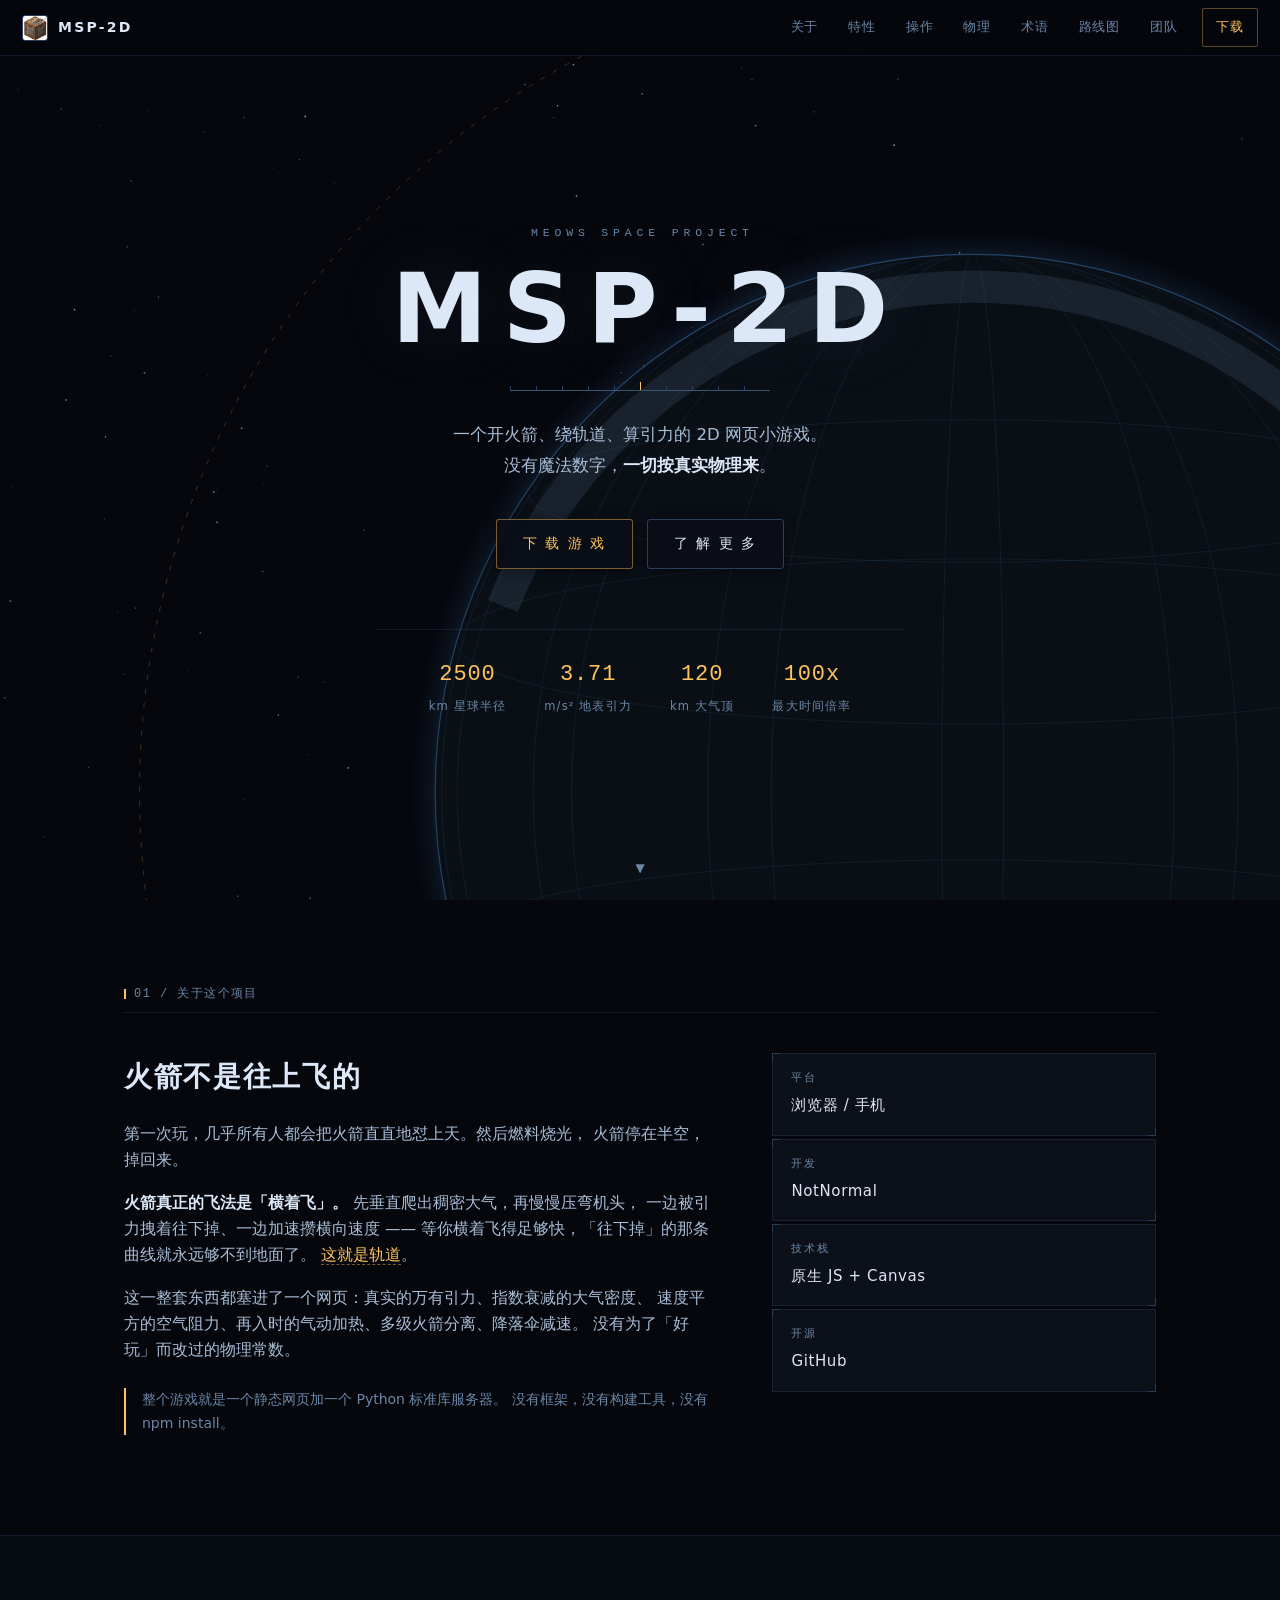
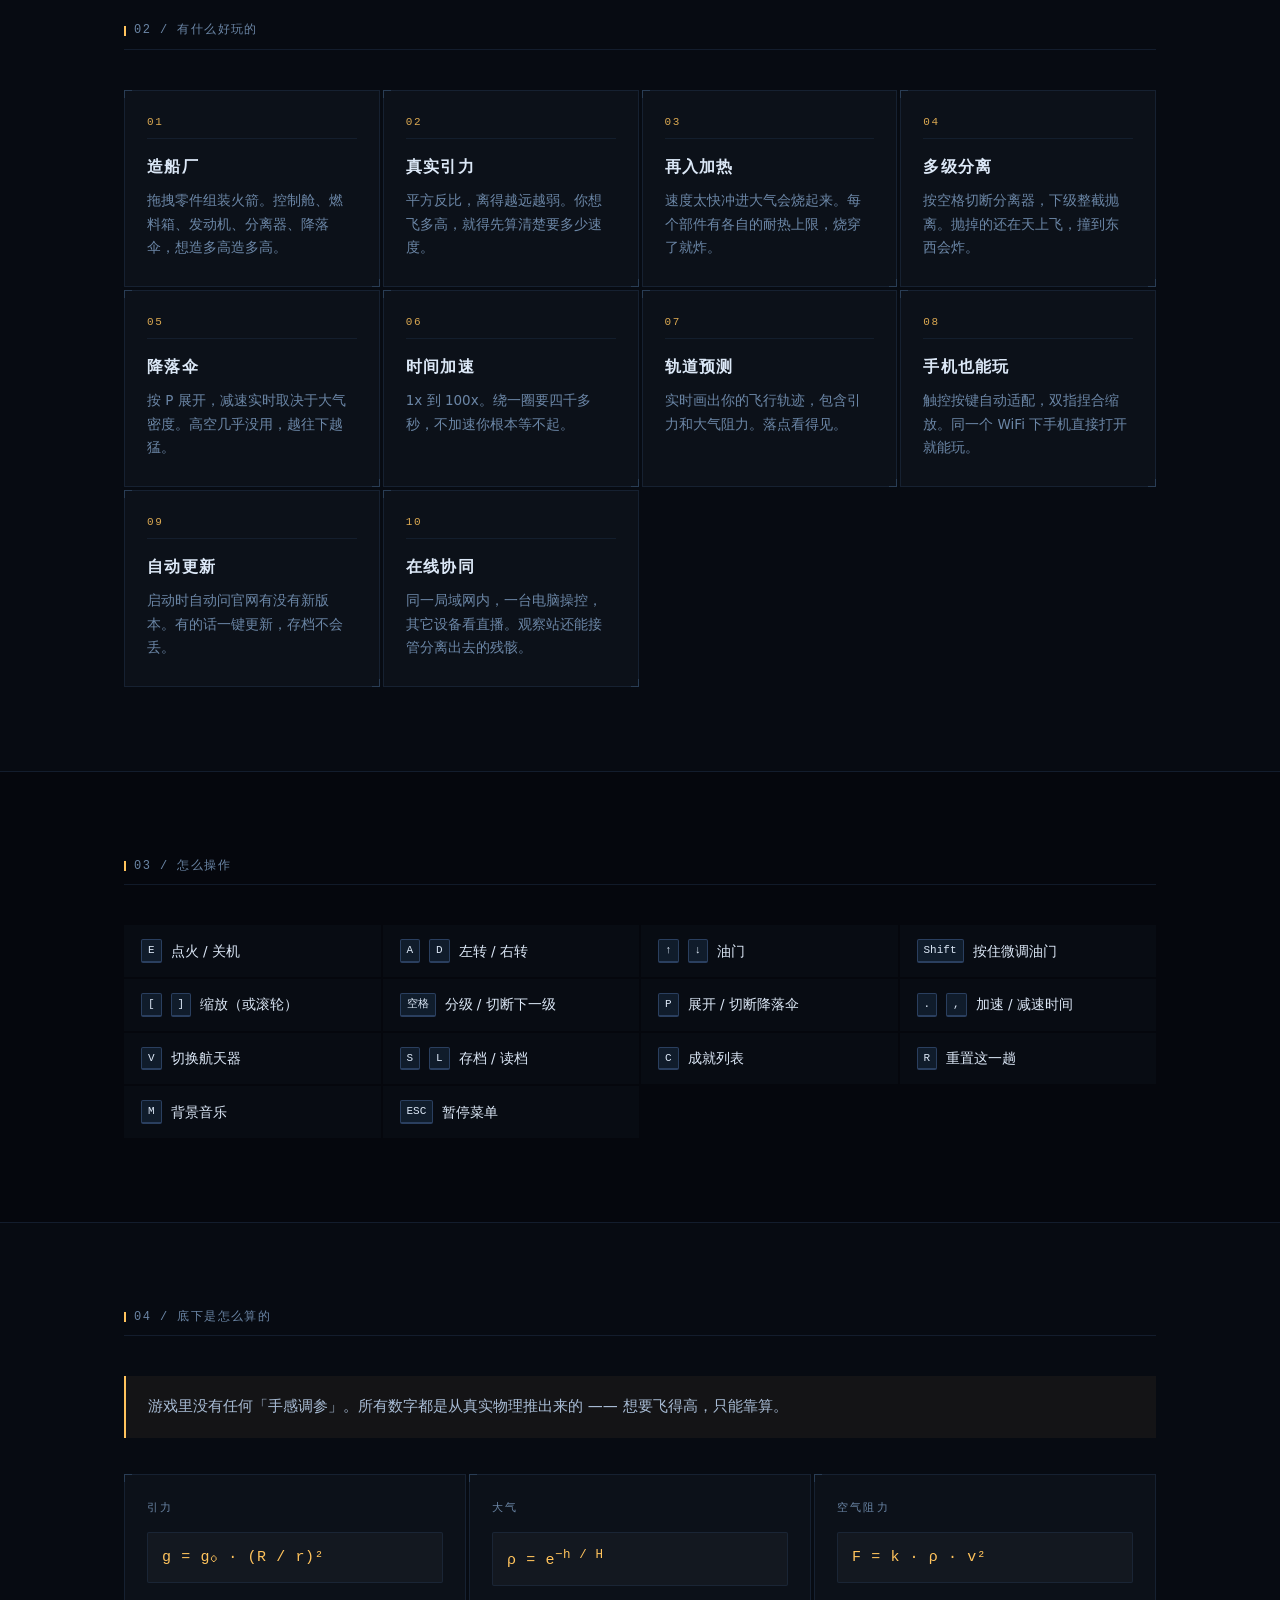
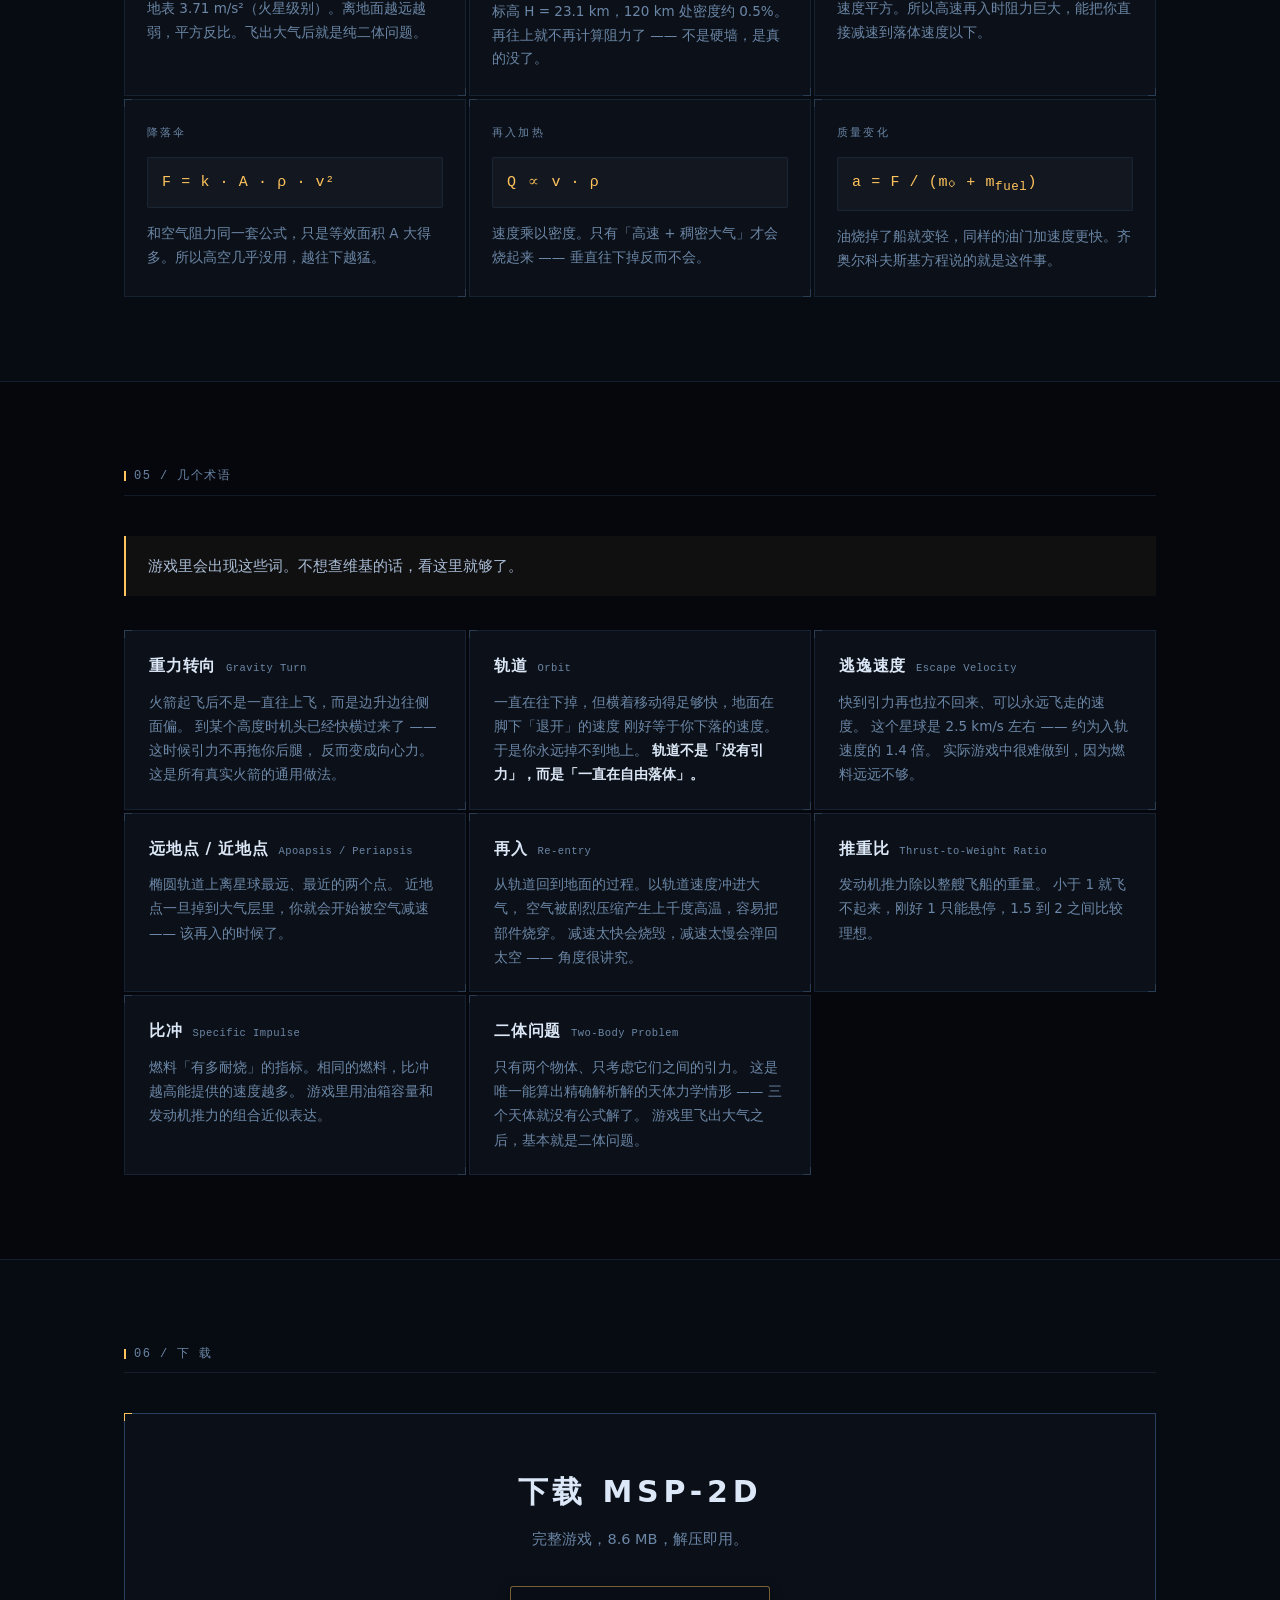
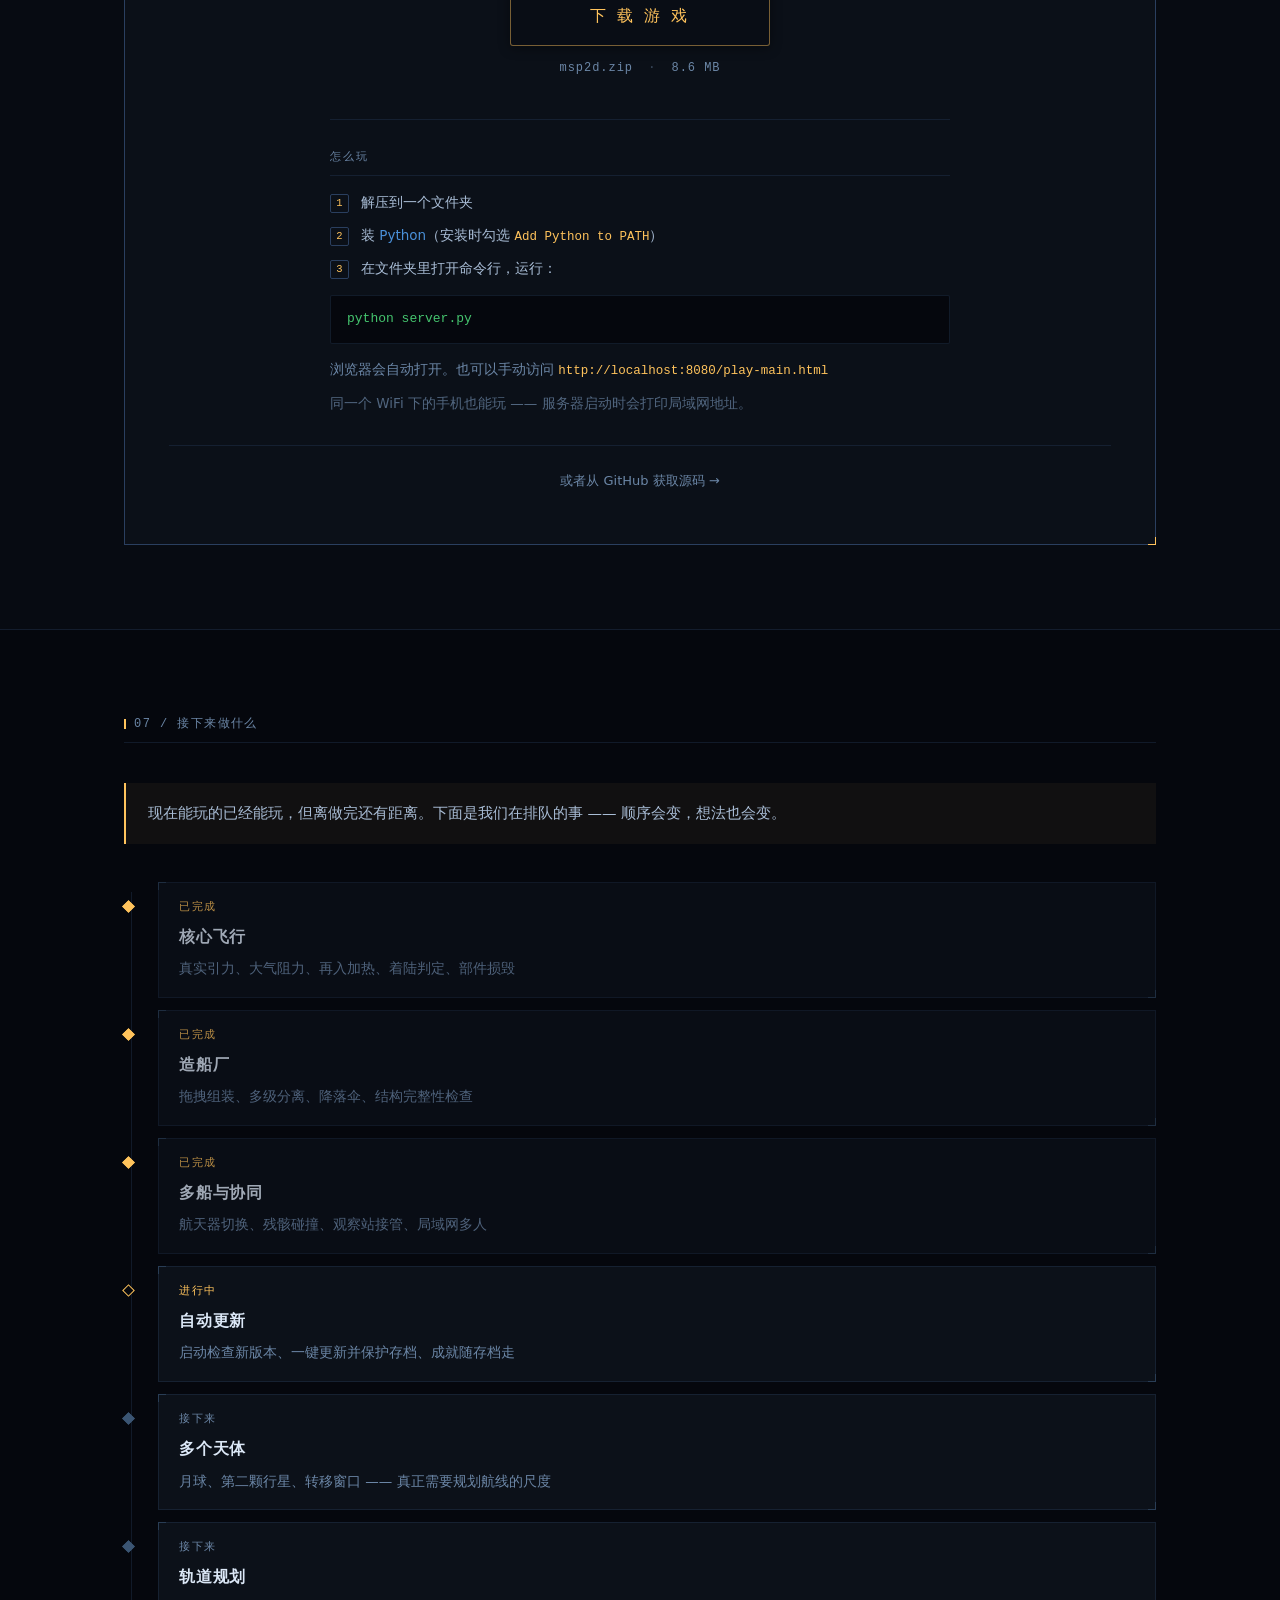
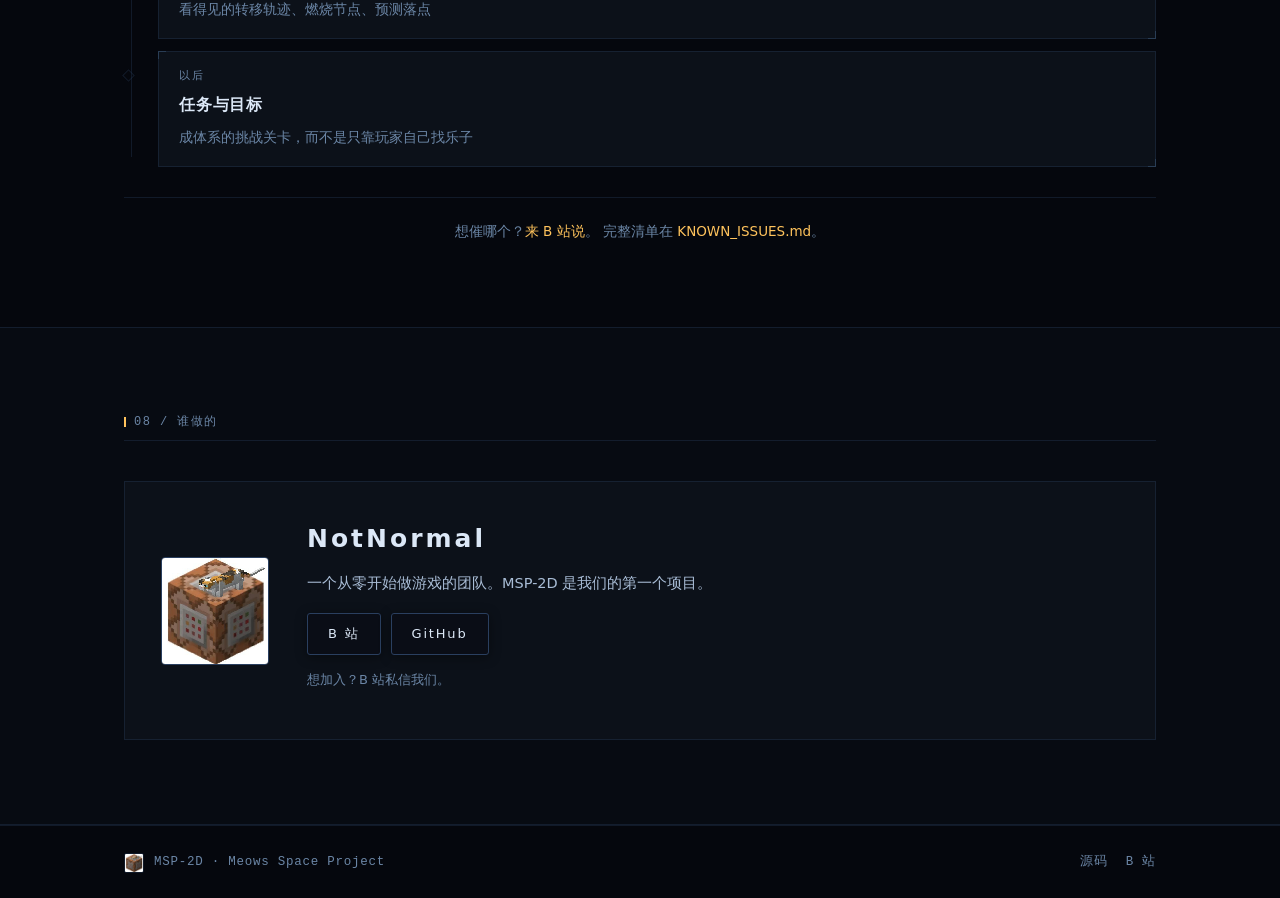
<file: docs/index.html>
<!DOCTYPE html>
<html lang="zh-CN">
<head>
    <meta charset="UTF-8">
    <meta name="viewport" content="width=device-width, initial-scale=1.0">
    <title>MSP-2D · Meows Space Project 2D</title>
    <meta name="description" content="MSP-2D —— 一个开火箭、绕轨道、算引力的 2D 网页小游戏。真实牛顿引力、大气阻力、再入热、多级分离、降落伞。浏览器直接跑，手机也能玩。">
    <meta name="theme-color" content="#05070d">

    <!-- Open Graph：分享到聊天软件时显示的卡片 -->
    <meta property="og:type" content="website">
    <meta property="og:title" content="MSP-2D · Meows Space Project 2D">
    <meta property="og:description" content="开火箭、绕轨道、算引力。一个按真实物理跑的 2D 太空游戏。">
    <meta property="og:image" content="assets/icon-512.png">
    <meta name="twitter:card" content="summary_large_image">

    <!-- 网站图标 -->
    <link rel="icon" href="assets/favicon.ico" sizes="any">
    <link rel="icon" type="image/png" sizes="32x32" href="assets/icon-32.png">
    <link rel="icon" type="image/png" sizes="16x16" href="assets/icon-16.png">
    <link rel="apple-touch-icon" href="assets/apple-touch-icon.png">
    <link rel="manifest" href="manifest.json">

    <link rel="stylesheet" href="css/shared.css">
    <link rel="stylesheet" href="css/site.css">
</head>
<body>

    <!-- ==================== 顶部导航 ==================== -->
    <nav id="topnav">
        <a class="brand" href="#top">
            <img src="assets/logo.jpeg" alt="MSP-2D" class="brand-logo">
            <span class="brand-text">MSP-2D</span>
        </a>
        <div class="nav-links">
            <a href="#about">关于</a>
            <a href="#features">特性</a>
            <a href="#controls">操作</a>
            <a href="#physics">物理</a>
            <a href="#glossary">术语</a>
            <a href="#roadmap">路线图</a>
            <a href="#team">团队</a>
            <a class="nav-play" href="#play">下载</a>
        </div>
    </nav>

    <!-- ==================== 首屏 ==================== -->
    <header id="top">
        <div class="hero">
            <div class="hero-kicker">MEOWS SPACE PROJECT</div>
            <h1 class="hero-title">MSP-2D</h1>
            <div class="hero-rule"></div>
            <p class="hero-sub">
                一个开火箭、绕轨道、算引力的 2D 网页小游戏。<br>
                没有魔法数字，<strong>一切按真实物理来</strong>。
            </p>
            <div class="hero-actions">
                <a class="btn btn-primary" href="msp2d.zip" download>下 载 游 戏</a>
                <a class="btn" href="#play">了 解 更 多</a>
            </div>
            <div class="hero-stats">
                <div class="stat"><span class="stat-num" id="stat-radius">2500</span><span class="stat-label">km 星球半径</span></div>
                <div class="stat"><span class="stat-num" id="stat-g">3.71</span><span class="stat-label">m/s² 地表引力</span></div>
                <div class="stat"><span class="stat-num">120</span><span class="stat-label">km 大气顶</span></div>
                <div class="stat"><span class="stat-num">100x</span><span class="stat-label">最大时间倍率</span></div>
            </div>
        </div>
        <div class="hero-cv">
            <canvas id="hero-canvas"></canvas>
        </div>
        <div class="scroll-hint">▼</div>
    </header>

    <!-- ==================== 关于 ==================== -->
    <section id="about">
        <div class="wrap">
            <div class="sec-hd msp-hd">01 / 关于这个项目</div>
            <div class="about-grid">
                <div class="about-text">
                    <h2>火箭不是往上飞的</h2>
                    <p>
                        第一次玩，几乎所有人都会把火箭直直地怼上天。然后燃料烧光，
                        火箭停在半空，掉回来。
                    </p>
                    <p>
                        <strong>火箭真正的飞法是「横着飞」。</strong>
                        先垂直爬出稠密大气，再慢慢压弯机头，
                        一边被引力拽着往下掉、一边加速攒横向速度 ——
                        等你横着飞得足够快，「往下掉」的那条曲线就永远够不到地面了。
                        <a class="term" href="#glossary">这就是轨道</a>。
                    </p>
                    <p>
                        这一整套东西都塞进了一个网页：真实的万有引力、指数衰减的大气密度、
                        速度平方的空气阻力、再入时的气动加热、多级火箭分离、降落伞减速。
                        没有为了「好玩」而改过的物理常数。
                    </p>
                    <p class="aside">
                        整个游戏就是一个静态网页加一个 Python 标准库服务器。
                        没有框架，没有构建工具，没有 npm install。
                    </p>
                </div>
                <div class="about-badges">
                    <div class="badge msp-corners">
                        <div class="badge-k">平台</div>
                        <div class="badge-v">浏览器 / 手机</div>
                    </div>
                    <div class="badge msp-corners">
                        <div class="badge-k">开发</div>
                        <div class="badge-v">NotNormal</div>
                    </div>
                    <div class="badge msp-corners">
                        <div class="badge-k">技术栈</div>
                        <div class="badge-v">原生 JS + Canvas</div>
                    </div>
                    <div class="badge msp-corners">
                        <div class="badge-k">开源</div>
                        <div class="badge-v">GitHub</div>
                    </div>
                </div>
            </div>
        </div>
    </section>

    <!-- ==================== 特性 ==================== -->
    <section id="features">
        <div class="wrap">
            <div class="sec-hd msp-hd">02 / 有什么好玩的</div>
            <div class="feat-grid">

                <article class="feat msp-corners">
                    <div class="feat-icon">01</div>
                    <h3>造船厂</h3>
                    <p>拖拽零件组装火箭。控制舱、燃料箱、发动机、分离器、降落伞，想造多高造多高。</p>
                </article>

                <article class="feat msp-corners">
                    <div class="feat-icon">02</div>
                    <h3>真实引力</h3>
                    <p>平方反比，离得越远越弱。你想飞多高，就得先算清楚要多少速度。</p>
                </article>

                <article class="feat msp-corners">
                    <div class="feat-icon">03</div>
                    <h3>再入加热</h3>
                    <p>速度太快冲进大气会烧起来。每个部件有各自的耐热上限，烧穿了就炸。</p>
                </article>

                <article class="feat msp-corners">
                    <div class="feat-icon">04</div>
                    <h3>多级分离</h3>
                    <p>按空格切断分离器，下级整截抛离。抛掉的还在天上飞，撞到东西会炸。</p>
                </article>

                <article class="feat msp-corners">
                    <div class="feat-icon">05</div>
                    <h3>降落伞</h3>
                    <p>按 P 展开，减速实时取决于大气密度。高空几乎没用，越往下越猛。</p>
                </article>

                <article class="feat msp-corners">
                    <div class="feat-icon">06</div>
                    <h3>时间加速</h3>
                    <p>1x 到 100x。绕一圈要四千多秒，不加速你根本等不起。</p>
                </article>

                <article class="feat msp-corners">
                    <div class="feat-icon">07</div>
                    <h3>轨道预测</h3>
                    <p>实时画出你的飞行轨迹，包含引力和大气阻力。落点看得见。</p>
                </article>

                <article class="feat msp-corners">
                    <div class="feat-icon">08</div>
                    <h3>手机也能玩</h3>
                    <p>触控按键自动适配，双指捏合缩放。同一个 WiFi 下手机直接打开就能玩。</p>
                </article>

                <article class="feat msp-corners">
                    <div class="feat-icon">09</div>
                    <h3>自动更新</h3>
                    <p>启动时自动问官网有没有新版本。有的话一键更新，存档不会丢。</p>
                </article>

                <article class="feat msp-corners">
                    <div class="feat-icon">10</div>
                    <h3>在线协同</h3>
                    <p>同一局域网内，一台电脑操控，其它设备看直播。观察站还能接管分离出去的残骸。</p>
                </article>

            </div>
        </div>
    </section>

    <!-- ==================== 操作 ==================== -->
    <section id="controls">
        <div class="wrap">
            <div class="sec-hd msp-hd">03 / 怎么操作</div>
            <div class="ctrl-grid">
                <div class="ctrl-item"><span class="msp-kbd">E</span><span>点火 / 关机</span></div>
                <div class="ctrl-item"><span class="msp-kbd">A</span><span class="msp-kbd">D</span><span>左转 / 右转</span></div>
                <div class="ctrl-item"><span class="msp-kbd">↑</span><span class="msp-kbd">↓</span><span>油门</span></div>
                <div class="ctrl-item"><span class="msp-kbd">Shift</span><span>按住微调油门</span></div>
                <div class="ctrl-item"><span class="msp-kbd">[</span><span class="msp-kbd">]</span><span>缩放（或滚轮）</span></div>
                <div class="ctrl-item"><span class="msp-kbd">空格</span><span>分级 / 切断下一级</span></div>
                <div class="ctrl-item"><span class="msp-kbd">P</span><span>展开 / 切断降落伞</span></div>
                <div class="ctrl-item"><span class="msp-kbd">.</span><span class="msp-kbd">,</span><span>加速 / 减速时间</span></div>
                <div class="ctrl-item"><span class="msp-kbd">V</span><span>切换航天器</span></div>
                <div class="ctrl-item"><span class="msp-kbd">S</span><span class="msp-kbd">L</span><span>存档 / 读档</span></div>
                <div class="ctrl-item"><span class="msp-kbd">C</span><span>成就列表</span></div>
                <div class="ctrl-item"><span class="msp-kbd">R</span><span>重置这一趟</span></div>
                <div class="ctrl-item"><span class="msp-kbd">M</span><span>背景音乐</span></div>
                <div class="ctrl-item"><span class="msp-kbd">ESC</span><span>暂停菜单</span></div>
            </div>
        </div>
    </section>

    <!-- ==================== 物理 ==================== -->
    <section id="physics">
        <div class="wrap">
            <div class="sec-hd msp-hd">04 / 底下是怎么算的</div>
            <div class="phys-lead">
                <p>游戏里没有任何「手感调参」。所有数字都是从真实物理推出来的 —— 想要飞得高，只能靠算。</p>
            </div>
            <div class="phys-grid">

                <div class="phys-card msp-corners msp-scan">
                    <div class="phys-hd">引力</div>
                    <code class="phys-formula">g = g₀ · (R / r)²</code>
                    <p>地表 3.71 m/s²（火星级别）。离地面越远越弱，平方反比。飞出大气后就是纯二体问题。</p>
                </div>

                <div class="phys-card msp-corners msp-scan">
                    <div class="phys-hd">大气</div>
                    <code class="phys-formula">ρ = e<sup>−h / H</sup></code>
                    <p>标高 H = 23.1 km，120 km 处密度约 0.5%。再往上就不再计算阻力了 —— 不是硬墙，是真的没了。</p>
                </div>

                <div class="phys-card msp-corners msp-scan">
                    <div class="phys-hd">空气阻力</div>
                    <code class="phys-formula">F = k · ρ · v²</code>
                    <p>速度平方。所以高速再入时阻力巨大，能把你直接减速到落体速度以下。</p>
                </div>

                <div class="phys-card msp-corners msp-scan">
                    <div class="phys-hd">降落伞</div>
                    <code class="phys-formula">F = k · A · ρ · v²</code>
                    <p>和空气阻力同一套公式，只是等效面积 A 大得多。所以高空几乎没用，越往下越猛。</p>
                </div>

                <div class="phys-card msp-corners msp-scan">
                    <div class="phys-hd">再入加热</div>
                    <code class="phys-formula">Q ∝ v · ρ</code>
                    <p>速度乘以密度。只有「高速 + 稠密大气」才会烧起来 —— 垂直往下掉反而不会。</p>
                </div>

                <div class="phys-card msp-corners msp-scan">
                    <div class="phys-hd">质量变化</div>
                    <code class="phys-formula">a = F / (m₀ + m<sub>fuel</sub>)</code>
                    <p>油烧掉了船就变轻，同样的油门加速度更快。齐奥尔科夫斯基方程说的就是这件事。</p>
                </div>

            </div>
        </div>
    </section>


    <!-- ==================== 术语表 ==================== -->
    <section id="glossary">
        <div class="wrap">
            <div class="sec-hd msp-hd">05 / 几个术语</div>
            <div class="gloss-lead">
                <p>游戏里会出现这些词。不想查维基的话，看这里就够了。</p>
            </div>
            <dl class="gloss-list">

                <div class="gloss-item msp-corners">
                    <dt>重力转向 <span class="gloss-en">Gravity Turn</span></dt>
                    <dd>
                        火箭起飞后不是一直往上飞，而是边升边往侧面偏。
                        到某个高度时机头已经快横过来了 —— 这时候引力不再拖你后腿，
                        反而变成向心力。这是所有真实火箭的通用做法。
                    </dd>
                </div>

                <div class="gloss-item msp-corners">
                    <dt>轨道 <span class="gloss-en">Orbit</span></dt>
                    <dd>
                        一直在往下掉，但横着移动得足够快，地面在脚下「退开」的速度
                        刚好等于你下落的速度。于是你永远掉不到地上。
                        <strong>轨道不是「没有引力」，而是「一直在自由落体」。</strong>
                    </dd>
                </div>

                <div class="gloss-item msp-corners">
                    <dt>逃逸速度 <span class="gloss-en">Escape Velocity</span></dt>
                    <dd>
                        快到引力再也拉不回来、可以永远飞走的速度。
                        这个星球是 2.5 km/s 左右 —— 约为入轨速度的 1.4 倍。
                        实际游戏中很难做到，因为燃料远远不够。
                    </dd>
                </div>

                <div class="gloss-item msp-corners">
                    <dt>远地点 / 近地点 <span class="gloss-en">Apoapsis / Periapsis</span></dt>
                    <dd>
                        椭圆轨道上离星球最远、最近的两个点。
                        近地点一旦掉到大气层里，你就会开始被空气减速 —— 该再入的时候了。
                    </dd>
                </div>

                <div class="gloss-item msp-corners">
                    <dt>再入 <span class="gloss-en">Re-entry</span></dt>
                    <dd>
                        从轨道回到地面的过程。以轨道速度冲进大气，
                        空气被剧烈压缩产生上千度高温，容易把部件烧穿。
                        减速太快会烧毁，减速太慢会弹回太空 —— 角度很讲究。
                    </dd>
                </div>

                <div class="gloss-item msp-corners">
                    <dt>推重比 <span class="gloss-en">Thrust-to-Weight Ratio</span></dt>
                    <dd>
                        发动机推力除以整艘飞船的重量。
                        小于 1 就飞不起来，刚好 1 只能悬停，1.5 到 2 之间比较理想。
                    </dd>
                </div>

                <div class="gloss-item msp-corners">
                    <dt>比冲 <span class="gloss-en">Specific Impulse</span></dt>
                    <dd>
                        燃料「有多耐烧」的指标。相同的燃料，比冲越高能提供的速度越多。
                        游戏里用油箱容量和发动机推力的组合近似表达。
                    </dd>
                </div>

                <div class="gloss-item msp-corners">
                    <dt>二体问题 <span class="gloss-en">Two-Body Problem</span></dt>
                    <dd>
                        只有两个物体、只考虑它们之间的引力。
                        这是唯一能算出精确解析解的天体力学情形 —— 三个天体就没有公式解了。
                        游戏里飞出大气之后，基本就是二体问题。
                    </dd>
                </div>

            </dl>
        </div>
    </section>

    <!-- ==================== 下载 ==================== -->
    <section id="play">
        <div class="wrap">
            <div class="sec-hd msp-hd">06 / 下 载</div>
            <div class="play-box msp-corners msp-corners--amber">
                <h2>下载 MSP-2D</h2>
                <p class="play-sub">完整游戏，8.6 MB，解压即用。</p>

                <div class="download-main">
                    <a class="btn btn-primary btn-lg" href="msp2d.zip" download>
                        <span>下 载 游 戏</span>
                    </a>
                    <div class="download-meta">
                        <span>msp2d.zip</span>
                        <span class="dot">·</span>
                        <span>8.6 MB</span>
                    </div>
                </div>

                <div class="play-note">
                    <div class="note-hd">怎么玩</div>
                    <ol class="steps">
                        <li>
                            <span class="step-n">1</span>
                            <span>解压到一个文件夹</span>
                        </li>
                        <li>
                            <span class="step-n">2</span>
                            <span>装 <a href="https://www.python.org/downloads/" target="_blank" rel="noopener">Python</a>（安装时勾选 <code>Add Python to PATH</code>）</span>
                        </li>
                        <li>
                            <span class="step-n">3</span>
                            <span>在文件夹里打开命令行，运行：</span>
                        </li>
                    </ol>
                    <pre class="code-block">python server.py</pre>
                    <p>浏览器会自动打开。也可以手动访问 <code>http://localhost:8080/play-main.html</code></p>
                    <p class="note-dim">同一个 WiFi 下的手机也能玩 —— 服务器启动时会打印局域网地址。</p>
                </div>

                <div class="download-alt">
                    <a href="https://github.com/zhaoqianrun/msp-2d" target="_blank" rel="noopener">或者从 GitHub 获取源码 →</a>
                </div>
            </div>
        </div>
    </section>


    <!-- ==================== 路线图 ==================== -->
    <section id="roadmap">
        <div class="wrap">
            <div class="sec-hd msp-hd">07 / 接下来做什么</div>
            <div class="road-lead">
                <p>现在能玩的已经能玩，但离做完还有距离。下面是我们在排队的事 —— 顺序会变，想法也会变。</p>
            </div>

            <div class="road-track">

                <div class="road-row road-done">
                    <div class="road-mark"></div>
                    <div class="road-body msp-corners">
                        <div class="road-when">已完成</div>
                        <div class="road-what">核心飞行</div>
                        <p>真实引力、大气阻力、再入加热、着陆判定、部件损毁</p>
                    </div>
                </div>

                <div class="road-row road-done">
                    <div class="road-mark"></div>
                    <div class="road-body msp-corners">
                        <div class="road-when">已完成</div>
                        <div class="road-what">造船厂</div>
                        <p>拖拽组装、多级分离、降落伞、结构完整性检查</p>
                    </div>
                </div>

                <div class="road-row road-done">
                    <div class="road-mark"></div>
                    <div class="road-body msp-corners">
                        <div class="road-when">已完成</div>
                        <div class="road-what">多船与协同</div>
                        <p>航天器切换、残骸碰撞、观察站接管、局域网多人</p>
                    </div>
                </div>

                <div class="road-row road-wip">
                    <div class="road-mark"></div>
                    <div class="road-body msp-corners">
                        <div class="road-when">进行中</div>
                        <div class="road-what">自动更新</div>
                        <p>启动检查新版本、一键更新并保护存档、成就随存档走</p>
                    </div>
                </div>

                <div class="road-row road-next">
                    <div class="road-mark"></div>
                    <div class="road-body msp-corners">
                        <div class="road-when">接下来</div>
                        <div class="road-what">多个天体</div>
                        <p>月球、第二颗行星、转移窗口 —— 真正需要规划航线的尺度</p>
                    </div>
                </div>

                <div class="road-row road-next">
                    <div class="road-mark"></div>
                    <div class="road-body msp-corners">
                        <div class="road-when">接下来</div>
                        <div class="road-what">轨道规划</div>
                        <p>看得见的转移轨迹、燃烧节点、预测落点</p>
                    </div>
                </div>

                <div class="road-row road-later">
                    <div class="road-mark"></div>
                    <div class="road-body msp-corners">
                        <div class="road-when">以后</div>
                        <div class="road-what">任务与目标</div>
                        <p>成体系的挑战关卡，而不是只靠玩家自己找乐子</p>
                    </div>
                </div>

            </div>

            <div class="road-foot">
                想催哪个？<a href="https://space.bilibili.com/258037329" target="_blank" rel="noopener">来 B 站说</a>。
                完整清单在 <a href="https://github.com/zhaoqianrun/msp-2d/blob/master/KNOWN_ISSUES.md" target="_blank" rel="noopener">KNOWN_ISSUES.md</a>。
            </div>
        </div>
    </section>

    <!-- ==================== 团队 ==================== -->
    <section id="team">
        <div class="wrap">
            <div class="sec-hd msp-hd">08 / 谁做的</div>
            <div class="team-box">
                <div class="team-logo">
                    <img src="assets/logo.jpeg" alt="NotNormal">
                </div>
                <div class="team-text">
                    <h2>NotNormal</h2>
                    <p>一个从零开始做游戏的团队。MSP-2D 是我们的第一个项目。</p>
                    <p class="team-links">
                        <a class="btn" href="https://space.bilibili.com/258037329" target="_blank" rel="noopener">B 站</a>
                        <a class="btn" href="https://github.com/zhaoqianrun/msp-2d" target="_blank" rel="noopener">GitHub</a>
                    </p>
                    <p class="team-join">想加入？B 站私信我们。</p>
                </div>
            </div>
        </div>
    </section>

    <!-- ==================== 页脚 ==================== -->
    <footer>
        <div class="wrap footer-in">
            <div class="footer-left">
                <img src="assets/logo.jpeg" alt="" class="footer-logo">
                <span>MSP-2D · Meows Space Project</span>
            </div>
            <div class="footer-right">
                <a href="https://github.com/zhaoqianrun/msp-2d" target="_blank" rel="noopener">源码</a>
                <a href="https://space.bilibili.com/258037329" target="_blank" rel="noopener">B 站</a>
            </div>
        </div>
    </footer>

    <script src="js/site.js"></script>
</body>
</html>
</file>
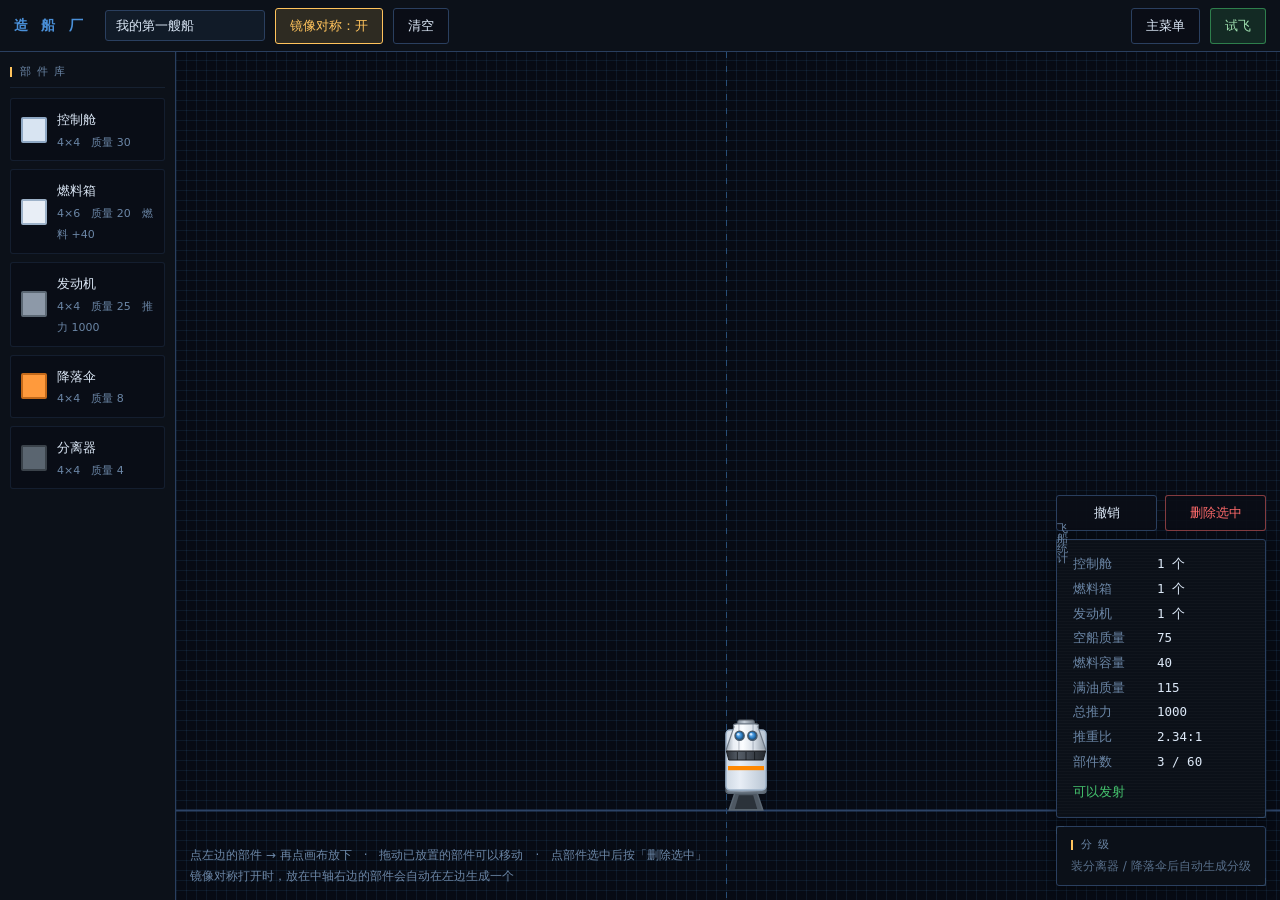
<file: build.html>
<!DOCTYPE html>
<html lang="zh-CN">
<head>
<meta charset="UTF-8">
<meta name="viewport" content="width=device-width, initial-scale=1.0, maximum-scale=1.0, user-scalable=no">
<title>MSP2D - 造船厂</title>
<link rel="stylesheet" href="ui/shared.css">
<style>
    /* 设计 tokens 在 ui/shared.css（唯一事实源），本页只留布局与组件皮肤 */
    * { box-sizing: border-box; }
    html, body { height: 100%; }
    body {
        margin: 0; background: var(--bg); color: var(--text); overflow: hidden;
        font-family: var(--sans);
        -webkit-tap-highlight-color: transparent;
    }

    /* ===== 顶部工具条 ===== */
    #topbar {
        position: absolute; top: 0; left: 0; right: 0; height: 52px; z-index: 5;
        display: flex; align-items: center; gap: 10px; padding: 0 14px;
        background: var(--surf-2); border-bottom: 1px solid var(--line);
    }
    #topbar .title { color: var(--blue); letter-spacing: .3em; font-size: 14px; font-weight: 600; margin-right: 8px; }
    .tbtn {
        padding: 8px 14px; font-size: 13px; font-family: inherit; cursor: pointer;
        background: var(--surf-1); color: var(--text);
        border: 1px solid var(--line); border-radius: 3px;
        touch-action: manipulation;
    }
    .tbtn:hover { background: rgba(74, 144, 217, .14); border-color: var(--blue); }
    /* 激活态用琥珀（唯一强调色=当前态），不再整块蓝填充 */
    .tbtn.on { background: rgba(255, 195, 92, .14); border-color: var(--amber); color: var(--amber); }
    .tbtn.go { background: rgba(69, 196, 110, .14); border-color: rgba(69, 196, 110, .55); color: #9fe0b0; }
    .tbtn.go:hover { background: rgba(69, 196, 110, .26); border-color: var(--green); }
    .tbtn.danger { border-color: rgba(255, 106, 106, .5); color: var(--red); }
    .tbtn.danger:hover { background: rgba(255, 106, 106, .12); border-color: var(--red); }
    #topbar .spacer { flex: 1; }
    #shipname {
        background: rgba(74, 144, 217, .08); border: 1px solid var(--line); border-radius: 3px;
        color: var(--text); font-family: inherit; font-size: 13px; padding: 7px 10px; width: 160px;
    }
    #shipname:focus { outline: none; border-color: var(--blue); }

    /* ===== 左侧部件库 ===== */
    #parts {
        position: absolute; top: 52px; left: 0; bottom: 0; width: 176px; z-index: 4;
        background: var(--surf-2); border-right: 1px solid var(--line);
        padding: 12px 10px; overflow-y: auto; overscroll-behavior: contain;
        -webkit-overflow-scrolling: touch;
    }
    /* 面板表头：2px 琥珀 tick + 字距标签 + 发丝线（与 .msp-hd 同语言） */
    #parts h3 {
        color: var(--dim); font-size: 11px; font-weight: normal; letter-spacing: .12em;
        margin: 0 0 10px; padding-bottom: 8px;
        border-bottom: 1px solid var(--line-dim);
        display: flex; align-items: center; gap: 8px;
    }
    #parts h3::before { content: ''; width: 2px; height: 10px; background: var(--amber); }
    .part-card {
        display: flex; align-items: center; gap: 10px; margin-bottom: 8px;
        padding: 9px 10px; cursor: pointer; border-radius: 3px;
        background: var(--surf-1); border: 1px solid var(--line-dim); touch-action: manipulation;
    }
    .part-card:hover {
        background: rgba(74, 144, 217, .1); border-color: var(--blue);
        box-shadow: inset 2px 0 0 var(--amber);   /* 左缘琥珀滑条 */
    }
    .part-card .swatch { width: 26px; height: 26px; border-radius: 2px; flex: none; }
    .part-card .meta { line-height: 1.35; }
    .part-card .pname { font-size: 13px; }
    .part-card .pinfo { font-size: 11px; color: var(--dim); }

    /* ===== 建造画布 ===== */
    #stage { position: absolute; top: 52px; left: 176px; right: 0; bottom: 0; touch-action: none; overflow: hidden; }
    /* 画布必须显式撑满父容器，否则 clientHeight 拿不到正确高度，画面会跑到屏幕外 */
    #grid { position: absolute; top: 0; left: 0; width: 100%; height: 100%; display: block; }

    /* ===== 右下角面板（按钮 + 数据，竖着摞起来，互相不会盖住）===== */
    #corner {
        position: absolute; right: 14px; bottom: 14px; z-index: 4;
        display: flex; flex-direction: column; align-items: stretch; gap: 8px;
        max-width: 46vw;
    }
    #actions { display: flex; gap: 8px; }
    #actions .tbtn { flex: 1; text-align: center; }
    #stats {
        background: var(--panel-solid); border: 1px solid var(--line);
        border-radius: 3px; padding: 12px 16px; font-size: 13px; line-height: 1.9;
        min-width: 210px; box-shadow: var(--shadow);
        background-image: var(--scan);
    }
    /* CSS 表头：#stats 内容由 JS 整块 innerHTML 生成，伪元素不怕被覆盖 */
    #stats::before {
        content: '飞船统计';
        display: flex; align-items: center; gap: 8px;
        color: var(--dim); font-size: 11px; letter-spacing: .12em; line-height: 10px;
        padding-bottom: 8px; margin-bottom: 6px;
        border-bottom: 1px solid var(--line-dim);
    }
    #stats .k { color: var(--dim); display: inline-block; width: 84px; }
    #stats .v { color: var(--text); font-family: var(--mono); font-size: 12.5px; font-variant-numeric: tabular-nums; }
    #stats .warn { color: var(--red); }
    #stats .ok { color: var(--green); }
    #staging {
        background: var(--panel-solid); border: 1px solid var(--line);
        border-radius: 3px; padding: 10px 14px; font-size: 12px;
        box-shadow: var(--shadow);
    }
    #staging h3 {
        color: var(--dim); font-size: 11px; font-weight: normal; letter-spacing: .12em;
        margin: 0 0 6px;
        display: flex; align-items: center; gap: 8px;
    }
    #staging h3::before { content: ''; width: 2px; height: 10px; background: var(--amber); }
    #staging .stg-row {
        display: flex; align-items: center; gap: 6px;
        padding: 3px 0; border-bottom: 1px solid var(--line-dim);
    }
    #staging .stg-row:last-child { border-bottom: none; }
    #staging .stg-n { color: var(--amber); font-family: var(--mono); min-width: 34px; }
    #staging .stg-item { color: var(--text); display: inline-flex; align-items: center; gap: 4px; }
    #staging .stg-btn {
        background: rgba(74, 144, 217, .1); color: var(--dim); border: 1px solid var(--line-strong);
        border-radius: 2px; cursor: pointer; font-size: 10px; padding: 1px 5px;
        font-family: inherit;
    }
    #staging .stg-btn:hover { background: rgba(74, 144, 217, .3); color: #fff; }
    #staging .stg-empty { color: var(--dim); opacity: .8; }

    /* ===== 底部提示 ===== */
    #hint {
        position: absolute; left: 190px; bottom: 14px; z-index: 4;
        color: var(--dim); font-size: 12px; line-height: 1.7; pointer-events: none;
    }



    @media (max-width: 700px) {
        #parts { width: 132px; padding: 8px 6px; }
        #stage { left: 132px; }
        .part-card { padding: 7px 6px; gap: 7px; }
        .part-card .swatch { width: 20px; height: 20px; }
        .part-card .pname { font-size: 12px; }
        .part-card .pinfo { font-size: 10px; }
        #stats { font-size: 11px; padding: 9px 11px; min-width: 148px; }
        #corner { max-width: 62vw; gap: 6px; }
        #actions { gap: 6px; }
        #stats .k { width: 68px; }
        #hint { display: none; }
        #shipname { width: 104px; font-size: 12px; padding: 6px 8px; }
        .tbtn { padding: 7px 10px; font-size: 12px; }
    }
</style>
</head>
<body>

<div id="topbar">
    <span class="title">造 船 厂</span>
    <input id="shipname" maxlength="20" placeholder="飞船名字">
    <button class="tbtn on" id="btn-mirror">镜像对称：开</button>
    <button class="tbtn" id="btn-clear">清空</button>
    <span class="spacer"></span>
    <button class="tbtn" id="btn-menu">主菜单</button>
    <button class="tbtn go" id="btn-fly">试飞</button>
</div>

<div id="parts">
    <h3>部 件 库</h3>
    <div id="part-list"></div>
</div>

<div id="stage">
    <canvas id="grid"></canvas>
</div>

<div id="corner">
    <div id="actions">
        <button class="tbtn" id="btn-undo">撤销</button>
        <button class="tbtn danger" id="btn-del">删除选中</button>
    </div>
    <div id="stats" class="msp-corners"></div>
    <div id="staging" class="msp-corners">
        <h3>分 级</h3>
        <div id="stage-list"></div>
    </div>
</div>
<div id="hint">
    点左边的部件 → 再点画布放下　·　拖动已放置的部件可以移动　·　点部件选中后按「删除选中」<br>
    镜像对称打开时，放在中轴右边的部件会自动在左边生成一个
</div>

<script>
// ============================================================
//  部件定义 —— play-main.html 里有一份一样的（两边必须一致）
//  ⚠️ 改这里的任何数值，都要同步改 play-main.html 的 PART_TYPES，
//     否则造船厂显示的推重比和实际飞行手感会对不上。
// ============================================================
const PART_TYPES = {
    capsule: {
        name: '控制舱', w: 4, h: 4, mass: 30, fuel: 0, thrust: 0,
        body: '#d8e4f2', edge: '#8fa8c4', accent: '#4a90d9',
        info: '驾驶它。必须有',
    },
    tank: {
        name: '燃料箱', w: 4, h: 6, mass: 20, fuel: 40, thrust: 0,
        body: '#e8eef6', edge: '#9db2c9', accent: '#ff8800',
        info: '装燃料 +40',
    },
    engine: {
        // 推力必须和 play-main.html 一致（那里是 1000）。
        name: '发动机', w: 4, h: 4, mass: 25, fuel: 0, thrust: 1000,
        body: '#8d99a8', edge: '#5c6874', accent: '#ff5544',
        info: '推力 1000',
    },
    chute: {
        // 降落伞：减速发生在游戏内（按大气密度实时算），这里只负责放置。
        name: '降落伞', w: 4, h: 4, mass: 8, fuel: 0, thrust: 0,
        body: '#ff9a3c', edge: '#c46a1a', accent: '#ffe0a0',
        info: '减速伞：游戏中按 P 展开 / 切断',
    },
    decoupler: {
        // 分离器：游戏中按空格切断，下级沿船轴抛离（分级火箭）。
        name: '分离器', w: 4, h: 4, mass: 4, fuel: 0, thrust: 0,
        body: '#5a6570', edge: '#3a424a', accent: '#ffd23c',
        info: '分级分离：游戏中按 空格 切断',
    },
};

const GRID = 10;              // 一格多少像素（缩小到一半，部件格子数加倍，实际大小不变）
const MAX_PARTS = 60;
const SHIP_KEY = 'msp2d-ship';

// 表面引力（像素制），必须和 play-main.html 的 SURFACE_GRAVITY_MS2 / M_PER_PX 一致：
//   play-main: G0_PX = 3.71 / 1 = 3.71 px/s²（1 px = 1 m）
// 造船厂用它算推重比，用同一口径才能和实际飞行手感对上。
const G0_PX = 3.71 / 1;   // = 3.71 px/s²

// ============================================================
//  船的存档
// ============================================================
function defaultShip() {
    return {
        version: 1,
        name: '我的第一艘船',
        parts: [
            { id: 'd1', type: 'engine',  x: 0,  y: 0 },
            { id: 'd2', type: 'tank',    x: 0,  y: 2 },
            { id: 'd3', type: 'capsule', x: 0,  y: 5 },
        ],
    };
}

let ship = loadShip();

function loadShip() {
    try {
        const raw = localStorage.getItem(SHIP_KEY);
        if (!raw) return defaultShip();
        const s = JSON.parse(raw);
        if (!s || !Array.isArray(s.parts)) return defaultShip();
        // 过滤掉不认识的部件类型
        s.parts = s.parts.filter(p => p && PART_TYPES[p.type]);
        if (s.parts.length === 0) return defaultShip();
        return s;
    } catch (e) { return defaultShip(); }
}

function saveShip() {
    try { localStorage.setItem(SHIP_KEY, JSON.stringify(ship)); } catch (e) {}
}

// ============================================================
//  派生数据
// ============================================================
function shipStats(s) {
    let dryMass = 0, fuelCap = 0, thrust = 0;
    const count = { capsule: 0, tank: 0, engine: 0 };
    for (const p of s.parts) {
        const t = PART_TYPES[p.type];
        if (!t) continue;
        dryMass += t.mass;
        fuelCap += t.fuel;
        thrust += t.thrust;
        count[p.type] += 1;
    }
    const fullMass = dryMass + fuelCap;      // 燃料质量按 1:1 算
    return { dryMass, fuelCap, thrust, fullMass, count };
}

function validateShip(s) {
    const st = shipStats(s);
    if (s.parts.length === 0) return { ok: false, msg: '船是空的，先放点部件' };
    if (s.parts.length > MAX_PARTS) return { ok: false, msg: `部件太多了（${s.parts.length} > ${MAX_PARTS}）` };
    // 连通性兜底：所有部件必须构成一个整体（放置规则挡不住的旧档/手改数据在这拦住）
    const groups = connectedGroups(s.parts);
    if (groups.length > 1) {
        let biggest = groups[0];
        for (const g of groups) if (g.length > biggest.length) biggest = g;
        return { ok: false, msg: `有 ${s.parts.length - biggest.length} 个部件悬空，连不上船` };
    }
    if (st.count.capsule < 1) return { ok: false, msg: '要有控制舱才能驾驶' };
    if (st.count.engine < 1) return { ok: false, msg: '要有发动机才能飞' };
    if (st.thrust <= 0) return { ok: false, msg: '发动机没有推力' };
    // 推重比 > 1 才飞得起来（SHIP-FORMAT.md 里一直写着这条，
    // 但代码以前没实现 —— 因为旧的引力口径算出来永远 > 1，加了也没意义）。
    if (st.fullMass > 0 && st.thrust / st.fullMass / G0_PX <= 1) {
        return { ok: false, msg: '推重比不足，飞不起来' };
    }
    return { ok: true, msg: '' };
}

// ============================================================
//  画布
// ============================================================
const canvas = document.getElementById('grid');
const ctx = canvas.getContext('2d');
let view = { w: 0, h: 0, dpr: 1 };

function resize() {
    const dpr = Math.min(window.devicePixelRatio || 1, 2);
    // 一律以父容器（#stage）的尺寸为准，取不到就退回国窗口尺寸
    const host = canvas.parentElement;
    let w = (host && host.clientWidth) || window.innerWidth;
    let h = (host && host.clientHeight) || (window.innerHeight - 52);
    w = Math.max(200, w);
    h = Math.max(200, h);
    canvas.style.width = w + 'px';
    canvas.style.height = h + 'px';
    canvas.width = Math.floor(w * dpr);
    canvas.height = Math.floor(h * dpr);
    ctx.setTransform(dpr, 0, 0, dpr, 0, 0);
    view = { w, h, dpr };
    draw();
}
window.addEventListener('resize', resize);
window.addEventListener('orientationchange', () => setTimeout(resize, 120));

// 网格坐标（格）↔ 屏幕像素
// 原点：中轴在画布中心偏上一点，y=0（发动机底面）在下方
let origin = { x: 0, y: 0 };

function recomputeOrigin() {
    origin.x = Math.round(view.w / 2 / GRID) * GRID;
    origin.y = view.h - 90;
}
function g2p(gx, gy) { return { x: origin.x + gx * GRID, y: origin.y - gy * GRID }; }
function p2g(px, py) { return { x: Math.round((px - origin.x) / GRID), y: Math.round((origin.y - py) / GRID) }; }

function partRect(p) {
    const t = PART_TYPES[p.type];
    // (x, y) 是部件的左下角
    const bl = g2p(p.x, p.y);
    return { x: bl.x, y: bl.y - t.h * GRID, w: t.w * GRID, h: t.h * GRID };
}

function draw() {
    recomputeOrigin();
    ctx.clearRect(0, 0, view.w, view.h);

    // 背景
    ctx.fillStyle = '#070b14';
    ctx.fillRect(0, 0, view.w, view.h);

    // 网格
    ctx.strokeStyle = 'rgba(74, 144, 217, 0.10)';
    ctx.lineWidth = 1;
    for (let x = origin.x % GRID; x < view.w; x += GRID) {
        ctx.beginPath(); ctx.moveTo(x + 0.5, 0); ctx.lineTo(x + 0.5, view.h); ctx.stroke();
    }
    for (let y = origin.y % GRID; y < view.h; y += GRID) {
        ctx.beginPath(); ctx.moveTo(0, y + 0.5); ctx.lineTo(view.w, y + 0.5); ctx.stroke();
    }

    // 中轴
    ctx.strokeStyle = 'rgba(74, 144, 217, 0.45)';
    ctx.setLineDash([6, 8]);
    ctx.beginPath(); ctx.moveTo(origin.x + 0.5, 0); ctx.lineTo(origin.x + 0.5, view.h); ctx.stroke();
    ctx.setLineDash([]);

    // 发射台地面
    ctx.strokeStyle = '#2c4468'; ctx.lineWidth = 2;
    ctx.beginPath(); ctx.moveTo(0, origin.y + 0.5); ctx.lineTo(view.w, origin.y + 0.5); ctx.stroke();

    // 部件
    for (const p of ship.parts) drawPart(p, p === selected);

    // 放置预览
    if (ghost) {
        const r = partRect({ type: ghost.type, x: ghost.x, y: ghost.y });
        const t = PART_TYPES[ghost.type];
        ctx.globalAlpha = ghost.valid ? 0.45 : 0.2;
        ctx.fillStyle = ghost.valid ? t.body : '#ff4444';
        ctx.fillRect(r.x, r.y, r.w, r.h);
        ctx.globalAlpha = 1;
        ctx.strokeStyle = ghost.valid ? '#4a90d9' : '#ff4444';
        ctx.lineWidth = 2;
        ctx.setLineDash([4, 4]);
        ctx.strokeRect(r.x, r.y, r.w, r.h);
        ctx.setLineDash([]);
    }
}

function roundRect(c, x, y, w, h, r) {
    r = Math.min(r, w / 2, h / 2);
    c.beginPath();
    c.moveTo(x + r, y);
    c.arcTo(x + w, y, x + w, y + h, r);
    c.arcTo(x + w, y + h, x, y + h, r);
    c.arcTo(x, y + h, x, y, r);
    c.arcTo(x, y, x + w, y, r);
    c.closePath();
}

// ==================== 指令舱（Spaceflight Simulator 风格）====================
// 结构：顶部对接环 → 银白锥形舱体（带竖向分色）→ 侧面舷窗 → 底部黑色隔热盾
// 全部矢量绘制，不使用任何第三方素材
function drawCapsule(c, x, y, w, h) {
    const cx = x + w / 2;

    // ---- 1) 顶部对接环 ----
    const ringH = h * 0.13;
    const ringW = w * 0.42;
    roundRect(c, cx - ringW / 2, y, ringW, ringH, ringH * 0.35);
    const ringGrad = c.createLinearGradient(cx - ringW / 2, 0, cx + ringW / 2, 0);
    ringGrad.addColorStop(0, '#7d8894');
    ringGrad.addColorStop(0.4, '#c3ccd6');
    ringGrad.addColorStop(1, '#69737e');
    c.fillStyle = ringGrad;
    c.fill();
    c.strokeStyle = '#5a636d';
    c.lineWidth = 1;
    c.stroke();

    // ---- 2) 舱体（上窄下宽的圆角梯形，模拟 SFS 的锥形舱）----
    const bodyTop = y + ringH * 0.75;
    const bodyBot = y + h * 0.80;
    const topW = w * 0.60;
    const botW = w * 0.98;

    c.beginPath();
    c.moveTo(cx - topW / 2, bodyTop + 3);
    c.quadraticCurveTo(cx - topW / 2 - 2, bodyTop, cx - topW / 2 + 3, bodyTop);
    c.lineTo(cx + topW / 2 - 3, bodyTop);
    c.quadraticCurveTo(cx + topW / 2 + 2, bodyTop, cx + topW / 2, bodyTop + 3);
    c.lineTo(cx + botW / 2, bodyBot - 3);
    c.quadraticCurveTo(cx + botW / 2, bodyBot, cx + botW / 2 - 3, bodyBot);
    c.lineTo(cx - botW / 2 + 3, bodyBot);
    c.quadraticCurveTo(cx - botW / 2, bodyBot, cx - botW / 2, bodyBot - 3);
    c.closePath();

    // 银白金属渐变（左亮右暗，做出圆柱感）
    const bodyGrad = c.createLinearGradient(cx - botW / 2, 0, cx + botW / 2, 0);
    bodyGrad.addColorStop(0.00, '#9aa5b1');
    bodyGrad.addColorStop(0.18, '#e9eef4');
    bodyGrad.addColorStop(0.42, '#fbfdff');
    bodyGrad.addColorStop(0.72, '#d5dde6');
    bodyGrad.addColorStop(1.00, '#8e99a5');
    c.fillStyle = bodyGrad;
    c.fill();
    c.strokeStyle = '#6f7a86';
    c.lineWidth = 1.2;
    c.stroke();

    // 舱体上的竖向分色线（SFS 舱体那种板材缝）
    c.save();
    c.clip();
    c.strokeStyle = 'rgba(120, 132, 146, 0.55)';
    c.lineWidth = 1;
    for (const f of [0.32, 0.68]) {
        const px = cx - botW / 2 + botW * f;
        c.beginPath();
        c.moveTo(px, bodyTop);
        c.lineTo(px, bodyBot);
        c.stroke();
    }
    // 底部一圈高光
    c.fillStyle = 'rgba(255,255,255,0.35)';
    c.fillRect(cx - botW / 2, bodyBot - h * 0.06, botW, h * 0.025);
    c.restore();

    // ---- 3) 侧面舷窗（深蓝玻璃 + 高光）----
    const winR = w * 0.115;
    const winY = bodyTop + (bodyBot - bodyTop) * 0.42;
    for (const ox of [-w * 0.16, w * 0.16]) {
        c.beginPath();
        c.arc(cx + ox, winY, winR, 0, Math.PI * 2);
        const wg = c.createRadialGradient(cx + ox - winR * 0.3, winY - winR * 0.3, winR * 0.1, cx + ox, winY, winR);
        wg.addColorStop(0, '#7fc4ff');
        wg.addColorStop(0.55, '#2f7fc4');
        wg.addColorStop(1, '#123a5e');
        c.fillStyle = wg;
        c.fill();
        c.strokeStyle = '#4a5a6a';
        c.lineWidth = 1.4;
        c.stroke();
        // 玻璃高光
        c.beginPath();
        c.arc(cx + ox - winR * 0.3, winY - winR * 0.32, winR * 0.28, 0, Math.PI * 2);
        c.fillStyle = 'rgba(255,255,255,0.6)';
        c.fill();
    }

    // ---- 4) 底部隔热盾（黑色烧蚀层，边缘略宽）----
    const shieldH = y + h - bodyBot;
    c.beginPath();
    c.moveTo(cx - botW / 2, bodyBot - 1);
    c.lineTo(cx + botW / 2, bodyBot - 1);
    c.lineTo(cx + botW * 0.44, y + h);
    c.lineTo(cx - botW * 0.44, y + h);
    c.closePath();
    const shieldGrad = c.createLinearGradient(cx - botW / 2, 0, cx + botW / 2, 0);
    shieldGrad.addColorStop(0.00, '#2a2f36');
    shieldGrad.addColorStop(0.30, '#565e68');
    shieldGrad.addColorStop(0.55, '#454c55');
    shieldGrad.addColorStop(1.00, '#22262b');
    c.fillStyle = shieldGrad;
    c.fill();
    c.strokeStyle = '#1a1d21';
    c.lineWidth = 1;
    c.stroke();
    // 隔热瓦分格线
    c.save();
    c.clip();
    c.strokeStyle = 'rgba(15, 17, 20, 0.8)';
    c.lineWidth = 0.9;
    for (const f of [0.25, 0.5, 0.75]) {
        const px = cx - botW * 0.44 + botW * 0.88 * f;
        c.beginPath();
        c.moveTo(px, bodyBot);
        c.lineTo(px, y + h);
        c.stroke();
    }
    c.restore();
}

// 每个部件的画法（play-main.html 里用同一套，只是尺寸不同）
function drawPart(p, isSelected) {
    const t = PART_TYPES[p.type];
    const r = partRect(p);
    ctx.save();

    if (p.type === 'capsule') {
        drawCapsule(ctx, r.x, r.y, r.w, r.h);

    } else if (p.type === 'tank') {
        // 燃料箱：竖条纹 + 液位线
        const grad = ctx.createLinearGradient(r.x, 0, r.x + r.w, 0);
        grad.addColorStop(0, '#cfd9e4'); grad.addColorStop(0.35, t.body); grad.addColorStop(1, '#b9c6d4');
        roundRect(ctx, r.x, r.y, r.w, r.h, 4);
        ctx.fillStyle = grad; ctx.fill();
        ctx.strokeStyle = t.edge; ctx.lineWidth = 1.5; ctx.stroke();
        // 橙色警示带（表示这是油箱）
        ctx.fillStyle = t.accent;
        const bandH = Math.max(3, r.h * 0.07);
        ctx.fillRect(r.x + 2, r.y + r.h * 0.32, r.w - 4, bandH);
        ctx.fillRect(r.x + 2, r.y + r.h * 0.60, r.w - 4, bandH);

    } else if (p.type === 'chute') {
        // 包好的降落伞：格内 55% 的暗橙伞包（自动吸附：贴向相邻结构）
        // 包好的降落伞：小的方形伞包，水平居中、垂直贴住格子底边。
        // 贴底是故意的 —— 伞总是装在顶段，下面是指令舱/燃料箱，
        // 居中会两边各空出一截，看起来和下面的积木「连不上」。
        const pw = r.w * 0.43, ph = r.h * 0.43;
        const px = r.x + (r.w - pw) / 2;
        const py = r.y + r.h - ph;   // 贴住格子底边
        const grad = ctx.createLinearGradient(px, 0, px + pw, 0);
        grad.addColorStop(0, '#7a4a16'); grad.addColorStop(0.4, '#b5762a'); grad.addColorStop(1, '#8a5a20');
        roundRect(ctx, px, py, pw, ph, 5);
        ctx.fillStyle = grad; ctx.fill();
        ctx.strokeStyle = '#5a3a10'; ctx.lineWidth = 1.5; ctx.stroke();
        // 十字捆扎带（暗卡其）
        ctx.strokeStyle = '#c9b48a'; ctx.lineWidth = Math.max(1.5, pw * 0.09);
        ctx.beginPath();
        ctx.moveTo(px + pw / 2, py + 1); ctx.lineTo(px + pw / 2, py + ph - 1);
        ctx.moveTo(px + 1, py + ph * 0.45); ctx.lineTo(px + pw - 1, py + ph * 0.45);
        ctx.stroke();
        // 顶部开伞扣
        ctx.fillStyle = '#c9b48a';
        ctx.fillRect(px + pw * 0.35, py - 1, pw * 0.3, Math.max(2, ph * 0.08));

    } else if (p.type === 'decoupler') {
        // 分离器：深灰扁环 + 黄色警示条纹
        const grad = ctx.createLinearGradient(r.x, 0, r.x + r.w, 0);
        grad.addColorStop(0, '#31383f'); grad.addColorStop(0.4, t.body); grad.addColorStop(1, '#3a424a');
        roundRect(ctx, r.x, r.y, r.w, r.h, 3);
        ctx.fillStyle = grad; ctx.fill();
        ctx.strokeStyle = t.edge; ctx.lineWidth = 1.5; ctx.stroke();
        ctx.fillStyle = t.accent;
        const bandH = Math.max(2, r.h * 0.18);
        ctx.fillRect(r.x + 2, r.y + r.h * 0.2, r.w - 4, bandH);
        ctx.fillRect(r.x + 2, r.y + r.h * 0.62, r.w - 4, bandH);

    } else if (p.type === 'engine') {
        // 发动机：上方圆柱 + 下方喷口
        const bodyH = r.h * 0.58;
        const grad = ctx.createLinearGradient(r.x, 0, r.x + r.w, 0);
        grad.addColorStop(0, '#6f7b89'); grad.addColorStop(0.4, t.body); grad.addColorStop(1, '#616c78');
        roundRect(ctx, r.x, r.y, r.w, bodyH, 3);
        ctx.fillStyle = grad; ctx.fill();
        ctx.strokeStyle = t.edge; ctx.lineWidth = 1.5; ctx.stroke();
        // 喷口（梯形）
        ctx.beginPath();
        ctx.moveTo(r.x + r.w * 0.22, r.y + bodyH);
        ctx.lineTo(r.x + r.w * 0.78, r.y + bodyH);
        ctx.lineTo(r.x + r.w * 0.92, r.y + r.h);
        ctx.lineTo(r.x + r.w * 0.08, r.y + r.h);
        ctx.closePath();
        ctx.fillStyle = '#4e5863'; ctx.fill();
        ctx.strokeStyle = t.edge; ctx.lineWidth = 1.5; ctx.stroke();
        // 喷口内壁
        ctx.beginPath();
        ctx.moveTo(r.x + r.w * 0.32, r.y + bodyH + 2);
        ctx.lineTo(r.x + r.w * 0.68, r.y + bodyH + 2);
        ctx.lineTo(r.x + r.w * 0.78, r.y + r.h - 1);
        ctx.lineTo(r.x + r.w * 0.22, r.y + r.h - 1);
        ctx.closePath();
        ctx.fillStyle = '#2b323a'; ctx.fill();
    }

    // 选中高亮：框要贴合「实际画出来的贴图」，不是贴合格子。
    // 降落伞只画了格子的 43%，所以它的框也要缩到 43%，
    // 不然会出现「框很大、贴图很小」的错位感。
    if (isSelected) {
        const VIS = { chute: 0.43, capsule: 0.98, tank: 0.98, engine: 0.98, decoupler: 0.98 };
        const k = VIS[p.type] !== undefined ? VIS[p.type] : 0.98;
        const bw = r.w * k, bh = r.h * k;
        const bx = r.x + (r.w - bw) / 2;
        // 降落伞的框要跟着伞包一起贴底，其它部件本来就在格子底部
        const by = (p.type === 'chute') ? (r.y + r.h - bh) : (r.y + (r.h - bh) / 2);
        ctx.strokeStyle = 'rgba(255, 195, 92, 0.85)';
        ctx.lineWidth = 1.2;
        ctx.strokeRect(bx + 0.5, by + 0.5, bw - 1, bh - 1);
    }
    ctx.restore();
}

// ============================================================
//  交互
// ============================================================
let placing = null;         // 正在放置的部件类型
let stickyPlacing = false;  // 连续放置模式（按住 Shift 时开启）
let selected = null;        // 选中的部件对象
let dragging = null;        // 正在拖动的部件
let dragMoved = false;      // 这一拖有没有真的移动过
let dragOffset = { x: 0, y: 0 };
let ghost = null;           // 放置预览
let mirror = true;
let history = [];           // 撤销栈

// 退出放置模式，并把部件库里那张卡片的高亮去掉
function clearPlacing() {
    placing = null;
    ghost = null;
    document.querySelectorAll('.part-card').forEach(c => c.style.background = '');
}

function pushHistory() {
    history.push(JSON.stringify(ship.parts));
    if (history.length > 40) history.shift();
}

function overlaps(type, gx, gy, ignoreId) {
    const t = PART_TYPES[type];
    const a = { x1: gx, y1: gy, x2: gx + t.w, y2: gy + t.h };
    for (const p of ship.parts) {
        if (p.id === ignoreId) continue;
        const pt = PART_TYPES[p.type];
        const b = { x1: p.x, y1: p.y, x2: p.x + pt.w, y2: p.y + pt.h };
        if (a.x1 < b.x2 && a.x2 > b.x1 && a.y1 < b.y2 && a.y2 > b.y1) return true;
    }
    return false;
}

// 找出连通组（并查集，1 格容差——与游戏内分离判定同款）。
// validateShip 用它做连通性兜底校验。
function connectedGroups(parts) {
    const parent = {};
    for (const p of parts) parent[p.id] = p.id;
    function find(x) { while (parent[x] !== x) { parent[x] = parent[parent[x]]; x = parent[x]; } return x; }
    function union(a, b) { const ra = find(a), rb = find(b); if (ra !== rb) parent[ra] = rb; }
    for (let i = 0; i < parts.length; i++) {
        for (let j = i + 1; j < parts.length; j++) {
            const a = parts[i], b = parts[j];
            const ta = PART_TYPES[a.type], tb = PART_TYPES[b.type];
            if (a.x <= b.x + tb.w + 1 && a.x + ta.w >= b.x - 1 &&
                a.y <= b.y + tb.h + 1 && a.y + ta.h >= b.y - 1) union(a.id, b.id);
        }
    }
    const groups = {};
    for (const p of parts) (groups[find(p.id)] = groups[find(p.id)] || []).push(p);
    return Object.values(groups);
}

// 新部件是否与已有结构相邻（贴面 / 角接触都算）——不允许悬空零件
function touchesStructure(type, gx, gy, ignoreId) {
    const t = PART_TYPES[type];
    for (const p of ship.parts) {
        if (p.id === ignoreId) continue;
        const pt = PART_TYPES[p.type];
        if (gx <= p.x + pt.w && gx + t.w >= p.x &&
            gy <= p.y + pt.h && gy + t.h >= p.y) return true;
    }
    return false;
}

function canPlace(type, gx, gy, ignoreId) {
    if (gy < 0) return false;                         // 不能埋到地面以下
    if (overlaps(type, gx, gy, ignoreId)) return false;
    // 不允许悬空零件：必须与已有结构相邻。
    // 例外：空船的第一个部件；以及拖动「全船仅剩的部件」时（否则它永远挪不动）。
    const others = ignoreId ? ship.parts.filter(p => p.id !== ignoreId) : ship.parts;
    if (others.length > 0 && !touchesStructure(type, gx, gy, ignoreId)) return false;
    return true;
}

function addPart(type, gx, gy) {
    if (ship.parts.length >= MAX_PARTS) { toast(`部件最多 ${MAX_PARTS} 个`); return; }
    const t = PART_TYPES[type];
    pushHistory();
    ship.parts.push({ id: 'p' + Date.now() + Math.floor(Math.random() * 1000), type, x: gx, y: gy });
    // 镜像：把落在中轴一侧的部件在另一侧复制一份。
    // 注意镜像件也要吃 MAX_PARTS 上限 —— 59 个部件时放一个，镜像再塞一个
    // 就变 61 个，validateShip 直接判超限，船连试飞都点不了。
    if (mirror && gx !== 0) {
        const mx = -gx - t.w;
        if (ship.parts.length >= MAX_PARTS) {
            toast(`部件已到 ${MAX_PARTS} 上限，镜像件没有生成`);
        } else if (canPlace(type, mx, gy, null)) {
            ship.parts.push({ id: 'p' + Date.now() + Math.floor(Math.random() * 1000) + 'm', type, x: mx, y: gy });
        }
    }
    saveShip();
    updateStats();
    draw();
}

function removePart(p) {
    pushHistory();
    ship.parts = ship.parts.filter(x => x !== p);
    if (selected === p) selected = null;
    saveShip();
    updateStats();
    draw();
}

function pointerPos(e) {
    const r = canvas.getBoundingClientRect();
    return { x: e.clientX - r.left, y: e.clientY - r.top };
}

function hitTest(px, py) {
    for (let i = ship.parts.length - 1; i >= 0; i--) {
        const p = ship.parts[i];
        const r = partRect(p);
        if (px >= r.x && px <= r.x + r.w && py >= r.y && py <= r.y + r.h) return p;
    }
    return null;
}

canvas.addEventListener('pointerdown', (e) => {
    const pos = pointerPos(e);
    try { canvas.setPointerCapture && canvas.setPointerCapture(e.pointerId); } catch (err) {}

    if (placing) {
        const g = p2g(pos.x, pos.y);
        const t = PART_TYPES[placing];
        // 让部件中心落在指针上
        const gx = g.x - Math.floor(t.w / 2);
        const gy = g.y - Math.floor(t.h / 2);
        if (canPlace(placing, gx, gy, null)) {
            addPart(placing, gx, gy);
            // 放完就退出「放置模式」，否则之后点画布只会一直放新的，
            // 永远选不中已有部件，也就永远删不掉。
            if (!stickyPlacing) clearPlacing();
        } else {
            toast('这里放不下');
        }
        return;
    }

    const hit = hitTest(pos.x, pos.y);
    if (hit) {
        selected = hit;
        dragging = hit;
        dragMoved = false;
        const r = partRect(hit);
        dragOffset = { x: pos.x - r.x, y: pos.y - r.y };
        draw();
    } else {
        selected = null;
        draw();
    }
});

canvas.addEventListener('pointermove', (e) => {
    const pos = pointerPos(e);

    if (placing) {
        const g = p2g(pos.x, pos.y);
        const t = PART_TYPES[placing];
        const gx = g.x - Math.floor(t.w / 2);
        const gy = g.y - Math.floor(t.h / 2);
        ghost = { type: placing, x: gx, y: gy, valid: canPlace(placing, gx, gy, null) };
        draw();
        return;
    }

    if (dragging) {
        const t = PART_TYPES[dragging.type];
        const gx = Math.round((pos.x - dragOffset.x - origin.x) / GRID);
        const gy = Math.round((origin.y - (pos.y - dragOffset.y) - t.h * GRID) / GRID);
        if (gx !== dragging.x || gy !== dragging.y) {
            if (!dragMoved) pushHistory();   // 一次拖动只记一步：Ctrl+Z 回到拖动前（旧实现拖动不进栈，撤销会错乱）
            dragMoved = true;
            if (canPlace(dragging.type, gx, gy, dragging.id)) {
                dragging.x = gx; dragging.y = gy;
                saveShip();
                draw();
            }
        }
    }
});

function endPointer() {
    if (dragging) { updateStats(); draw(); }
    dragging = null;
    dragMoved = false;
}
canvas.addEventListener('pointerup', endPointer);
canvas.addEventListener('pointercancel', endPointer);
// 指针滑出画布也要收尾，否则会卡在拖动状态
canvas.addEventListener('pointerleave', (e) => { if (!dragging) return; endPointer(); });

// ============================================================
//  界面
// ============================================================
const partListEl = document.getElementById('part-list');
for (const [key, t] of Object.entries(PART_TYPES)) {
    const card = document.createElement('div');
    card.className = 'part-card';
    card.innerHTML = '<span class="swatch" style="background:' + t.body + ';border:2px solid ' + t.edge + '"></span>'
        + '<span class="meta"><span class="pname">' + t.name + '</span><br>'
        + '<span class="pinfo">' + t.w + '×' + t.h + '　质量 ' + t.mass + (t.fuel ? '　燃料 +' + t.fuel : '') + (t.thrust ? '　推力 ' + t.thrust : '') + '</span></span>';
    card.addEventListener('click', (ev) => {
        // 再点一次同一个部件 = 取消；按住 Shift 点 = 连续放置多个
        stickyPlacing = !!(ev && ev.shiftKey);
        if (placing === key && !stickyPlacing) {
            clearPlacing();
        } else {
            placing = key;
            ghost = null;
            document.querySelectorAll('.part-card').forEach(c => c.style.background = '');
            card.style.background = '#1e3a5c';
            toast('点画布放下「' + t.name + '」' + (stickyPlacing ? '（连续放置，再点一次卡片取消）' : ''));
        }
        draw();
    });
    partListEl.appendChild(card);
}

const statsEl = document.getElementById('stats');

function updateStats() {
    const st = shipStats(ship);
    const v = validateShip(ship);
    // 推重比 = 总推力 ÷ 满油质量 ÷ 地面引力（全部像素制，见文件顶部 G0_PX）
    const twr = st.fullMass > 0 ? st.thrust / st.fullMass / G0_PX : 0;
    const rows = [
        ['控制舱', st.count.capsule + ' 个' + (st.count.capsule ? '' : ' ← 需要')],
        ['燃料箱', st.count.tank + ' 个'],
        ['发动机', st.count.engine + ' 个' + (st.count.engine ? '' : ' ← 需要')],
        ['空船质量', st.dryMass.toFixed(0)],
        ['燃料容量', st.fuelCap.toFixed(0)],
        ['满油质量', st.fullMass.toFixed(0)],
        ['总推力', st.thrust.toFixed(0)],
        ['推重比', twr.toFixed(2) + ':1'],
        ['部件数', ship.parts.length + ' / ' + MAX_PARTS],
    ];
    statsEl.innerHTML = rows.map(([k, val]) => '<div><span class="k">' + k + '</span><span class="v">' + val + '</span></div>').join('')
        + '<div style="margin-top:6px" class="' + (v.ok ? 'ok' : 'warn') + '">' + (v.ok ? '可以发射' : v.msg) + '</div>';
    rebuildStaging();
}

// ==================== 分级面板（可调）====================
// 自动规则：分离器按 y 降序（自底向上先抛）= 第 0..n 级；
// 降落伞默认「所在段 +1」级（段抛离后下一回合开伞）。
// 每个动作部件可用 ◀ ▶ 在相邻分级间移动，stage 字段随船保存。
function stageIdxOf(p) {
    if (typeof p.stage === 'number') return p.stage;
    const decs = ship.parts.filter(q => q.type === 'decoupler').sort((a, b) => b.y - a.y);
    if (p.type === 'decoupler') return decs.indexOf(p);
    return Math.min(decs.filter(d => d.y < p.y).length, decs.length);
}
function shiftStage(id, dir) {
    const p = ship.parts.find(q => q.id === id);
    if (!p) return;
    const decs = ship.parts.filter(q => q.type === 'decoupler').sort((a, b) => b.y - a.y);
    p.stage = Math.max(0, Math.min(decs.length, stageIdxOf(p) + dir));
    saveShip();
    updateStats();
    draw();
}
function shiftStageBtn(btn) { shiftStage(btn.dataset.id, Number(btn.dataset.dir)); }
function rebuildStaging() {
    const el = document.getElementById('stage-list');
    if (!el) return;
    const acts = [];
    for (const p of ship.parts) {
        if (p.type === 'decoupler') acts.push({ stage: stageIdxOf(p), kind: '分离', id: p.id });
        else if (p.type === 'chute') acts.push({ stage: stageIdxOf(p), kind: '开伞', id: p.id });
    }
    if (acts.length === 0) {
        el.innerHTML = '<div class="stg-empty">装分离器 / 降落伞后自动生成分级</div>';
        return;
    }
    const stages = [];
    for (const a of acts) (stages[a.stage] = stages[a.stage] || []).push(a);
    let html = '';
    for (let i = stages.length - 1; i >= 0; i--) {
        const items = stages[i] || [];
        html += '<div class="stg-row"><span class="stg-n">级 ' + (i + 1) + '</span>';
        for (const a of items) {
            html += '<span class="stg-item">' + a.kind
                + '<button class="stg-btn" data-id="' + a.id + '" data-dir="-1" onclick="shiftStageBtn(this)">◀</button>'
                + '<button class="stg-btn" data-id="' + a.id + '" data-dir="1" onclick="shiftStageBtn(this)">▶</button></span>';
        }
        html += '</div>';
    }
    el.innerHTML = html;
}

let toastTimer = null;
function toast(msg) {
    let el = document.getElementById('toast');
    if (!el) {
        el = document.createElement('div');
        el.id = 'toast';
        el.style.cssText = 'position:absolute;top:66px;left:50%;transform:translateX(-50%);z-index:9;'
            + 'background:var(--surf-3);border:1px solid var(--line-strong);border-radius:3px;'
            + 'padding:9px 20px;color:var(--text);font-size:13px;pointer-events:none;opacity:0;transition:opacity .25s';
        document.body.appendChild(el);
    }
    el.innerText = msg;
    el.style.opacity = '1';
    clearTimeout(toastTimer);
    toastTimer = setTimeout(() => { el.style.opacity = '0'; }, 1800);
}

// 顶部按钮
const mirrorBtn = document.getElementById('btn-mirror');
mirrorBtn.addEventListener('click', () => {
    mirror = !mirror;
    mirrorBtn.className = 'tbtn' + (mirror ? ' on' : '');
    mirrorBtn.innerText = '镜像对称：' + (mirror ? '开' : '关');
});

document.getElementById('btn-clear').addEventListener('click', () => {
    if (!confirm('清空整艘船？')) return;
    pushHistory();
    ship.parts = [];
    selected = null;
    saveShip(); updateStats(); draw();
});

document.getElementById('btn-undo').addEventListener('click', () => {
    if (history.length === 0) { toast('没有可撤销的操作'); return; }
    ship.parts = JSON.parse(history.pop());
    selected = null;
    saveShip(); updateStats(); draw();
    toast('已撤销');
});

document.getElementById('btn-del').addEventListener('click', () => {
    if (!selected) { toast('先点一下画布上的部件选中它，再点这里删除'); return; }
    removePart(selected);
    toast('已删除');
});

document.getElementById('shipname').addEventListener('input', (e) => {
    ship.name = e.target.value;
    saveShip();
});

document.getElementById('btn-menu').addEventListener('click', () => { location.href = 'index.html'; });

document.getElementById('btn-fly').addEventListener('click', async () => {
    const v = validateShip(ship);
    if (!v.ok) { toast(v.msg); return; }
    saveShip();
    // 也存到服务器一份，play-main.html 从服务器读（这样手机造的船电脑也能飞）
    try {
        await fetch('/api/ship', {
            method: 'POST',
            headers: { 'Content-Type': 'application/json' },
            body: JSON.stringify(ship),
        });
    } catch (e) { /* 没有服务器也能用 localStorage 试飞 */ }
    location.href = 'play-main.html';
});

// 键盘快捷键
window.addEventListener('keydown', (e) => {
    if (e.target === document.getElementById('shipname')) return;
    if (e.key === 'Delete' || e.key === 'Backspace') {
        if (selected) { e.preventDefault(); removePart(selected); }
    }
    if (e.key === 'Escape') { clearPlacing(); selected = null; draw(); }   // 旧实现没清卡片高亮，看着还像在放置模式
    if ((e.ctrlKey || e.metaKey) && e.key.toLowerCase() === 'z') {
        e.preventDefault();
        document.getElementById('btn-undo').click();
    }
});

// ============================================================
//  启动
// ============================================================
document.getElementById('shipname').value = ship.name || '';
resize();
updateStats();
// 画布尺寸要等布局稳定，多量几次免得跑到屏幕外
requestAnimationFrame(resize);
setTimeout(resize, 60);
setTimeout(resize, 300);
window.addEventListener('load', resize);
</script>
</body>
</html>
</file>
<file: docs/css/shared.css>
/* ============================================================
   MSP-2D 全局 UI tokens + 原语（唯一事实源）
   四页统一 <link rel="stylesheet" href="ui/shared.css">；
   各页 <style> 只留页面专属布局，不再自带 tokens 拷贝。

   设计语言：任务控制台 / 机载仪表 OSD ——
   实面石板底、3px 方角、四角括号、表头刻度、单一琥珀强调。
   禁：紫 / 蓝紫渐变 / 彩色发光 / 满屏玻璃 blur（弹层才许 2px）。
   ============================================================ */

:root {
    /* ---- 表面：三层实面。画布里的宇宙是唯一「彩色区」，面板全部压暗压实 ---- */
    --bg: #05070d;
    --surf-1: rgba(10, 14, 22, .92);   /* L1 读出面：HUD 面板 / 统计 / chips */
    --surf-2: #0c1119;                 /* L2 结构面：顶栏 / 侧栏 */
    --surf-3: #0b1018;                 /* L3 弹层：成就 / 暂停 / 帮助 */

    /* ---- 线阶：三档，越亮越「重要」 ---- */
    --line-strong: #3b5573;
    --line: #2a3f5f;
    --line-dim: rgba(42, 63, 95, .35);

    /* ---- 语义色（纪律：蓝只做身份色/hover 描边；琥珀唯一强调；绿红只表状态） ---- */
    --blue: #4a90d9;
    --amber: #ffc35c;
    --red: #ff6a6a;
    --green: #45c46e;

    /* ---- 文字 ---- */
    --text: #dce8f7;
    --dim: #6b86a6;
    --mono: ui-monospace, 'Cascadia Mono', 'JetBrains Mono', Consolas, monospace;
    --sans: 'Segoe UI', system-ui, 'PingFang SC', 'Microsoft YaHei', sans-serif;

    /* ---- 兼容别名：页面旧规则里的 var(--panel) 等先指到新表面，逐步清退 ---- */
    --panel: var(--surf-1);
    --panel-solid: var(--surf-3);
    --line-soft: var(--line-dim);
    --shadow: 0 2px 12px rgba(0, 0, 0, .4);

    /* ---- 微纹理：3px 扫描线、2% 透明度——低于可注意阈值，只贡献材质 ---- */
    --scan: repeating-linear-gradient(0deg, rgba(255, 255, 255, .02) 0 1px, transparent 1px 3px);
}

/* ---- 面板表头：2px 琥珀 tick + 字距标签 + 发丝分隔线 ---- */
.msp-hd {
    display: flex; align-items: center; gap: 8px;
    color: var(--dim); font-size: 11px; letter-spacing: .12em;
    padding-bottom: 8px; margin-bottom: 8px;
    border-bottom: 1px solid var(--line-dim);
}
.msp-hd::before {
    content: ''; width: 2px; height: 10px; flex: none;
    background: var(--amber);
}

/* ---- 四角括号（对角两枚）：宿主需 position 非 static ----
   常态用结构色；弹层/强调态加 .msp-corners--amber 提到琥珀。 */
.msp-corners { --corner: rgba(59, 85, 115, .55); position: relative; }
.msp-corners::before, .msp-corners::after {
    content: ''; position: absolute; width: 7px; height: 7px; pointer-events: none;
}
.msp-corners::before { top: -1px; left: -1px; border-top: 1px solid var(--corner); border-left: 1px solid var(--corner); }
.msp-corners::after  { bottom: -1px; right: -1px; border-bottom: 1px solid var(--corner); border-right: 1px solid var(--corner); }
.msp-corners--amber { --corner: var(--amber); }

/* ---- 扫描线微纹理（走元素自身 background-image，不占伪元素） ---- */
.msp-scan { background-image: var(--scan); }

/* ---- 键位小帽：全站统一方角 ---- */
.msp-kbd {
    font-family: var(--mono); font-size: 11px; color: var(--text);
    background: rgba(74, 144, 217, .12); border: 1px solid var(--line);
    border-bottom-width: 2px; border-radius: 2px; padding: 1px 6px;
}
</file>
<file: docs/css/site.css>
/* ============================================================
   MSP-2D 官网（msp2d-site）
   设计语言直接沿用 ui/shared.css 的「任务控制台 / 机载仪表 OSD」：
     实面石板底、方角、四角括号、单一琥珀强调。
   本文件只写官网自己的布局与组件，tokens 全部来自 shared.css。
   ============================================================ */

* { box-sizing: border-box; }

html { scroll-behavior: smooth; }

body {
    margin: 0;
    background: var(--bg);
    color: var(--text);
    font-family: var(--sans);
    line-height: 1.7;
    -webkit-font-smoothing: antialiased;
    overflow-x: hidden;
}

/* 极淡坐标点阵，给黑底一点质感（和主菜单同款） */
body::before {
    content: '';
    position: fixed;
    inset: 0;
    pointer-events: none;
    z-index: 0;
    background-image: radial-gradient(rgba(124, 160, 205, .10) 1px, transparent 1.5px);
    background-size: 34px 34px;
}

a { color: var(--blue); text-decoration: none; }
code { font-family: var(--mono); font-size: .92em; color: var(--amber); }

/* ==================== 顶部导航 ==================== */
#topnav {
    position: fixed;
    top: 0; left: 0; right: 0;
    height: 56px;
    z-index: 100;
    display: flex;
    align-items: center;
    justify-content: space-between;
    padding: 0 22px;
    background: rgba(5, 7, 13, .82);
    backdrop-filter: blur(2px);
    border-bottom: 1px solid var(--line-dim);
    transition: background .2s;
}
#topnav.scrolled {
    background: rgba(5, 7, 13, .96);
    border-bottom-color: var(--line);
}

.brand {
    display: flex;
    align-items: center;
    gap: 10px;
    color: var(--text);
    font-weight: 600;
    letter-spacing: .16em;
    font-size: 14px;
}
.brand-logo {
    width: 26px; height: 26px;
    border-radius: 3px;
    border: 1px solid var(--line);
    object-fit: cover;
}

.nav-links {
    display: flex;
    align-items: center;
    gap: 4px;
}
.nav-links a {
    padding: 7px 13px;
    color: var(--dim);
    font-size: 13px;
    letter-spacing: .06em;
    border-radius: 2px;
    transition: color .14s, background .14s;
}
.nav-links a:hover {
    color: var(--text);
    background: rgba(255, 255, 255, .055);
}
.nav-links .nav-play {
    margin-left: 8px;
    color: var(--amber);
    border: 1px solid rgba(255, 195, 92, .35);
}
.nav-links .nav-play:hover {
    color: #0a0e14;
    background: var(--amber);
    border-color: var(--amber);
}

/* ==================== 通用容器 ==================== */
.wrap {
    position: relative;
    z-index: 1;
    max-width: 1080px;
    margin: 0 auto;
    padding: 0 24px;
}
section {
    position: relative;
    z-index: 1;
    padding: 84px 0;
}
section:nth-of-type(even) {
    /* 用实色分隔 + 一条细线，不用纵向渐变带 */
    background: #070b12;
    border-top: 1px solid var(--line-dim);
    border-bottom: 1px solid var(--line-dim);
}
.sec-hd {
    font-family: var(--mono);
    margin-bottom: 40px;
    font-size: 12px;
}

/* ==================== 首屏 ==================== */
#top {
    position: relative;
    z-index: 1;
    min-height: 100vh;
    display: flex;
    align-items: center;
    justify-content: center;
    padding: 100px 44px 60px;
    overflow: hidden;
}

.hero-cv {
    position: absolute;
    inset: 0;
    z-index: 0;
}
#hero-canvas {
    width: 100%;
    height: 100%;
    display: block;
}

.hero {
    position: relative;
    z-index: 2;
    text-align: center;
    max-width: 720px;
}

.hero-kicker {
    font-family: var(--mono);
    font-size: 11.5px;
    letter-spacing: .42em;
    color: var(--dim);
    margin-bottom: 18px;
    padding-left: .42em;
}

.hero-title {
    margin: 0;
    font-size: clamp(52px, 11vw, 96px);
    font-weight: 600;
    letter-spacing: .16em;
    padding-left: .16em;
    line-height: 1;
    color: var(--text);
    /* 一点点发光，配合黑底 */
    text-shadow: 0 0 70px rgba(190, 210, 235, .10);
}

/* 刻度尺线：和主菜单同款 */
.hero-rule {
    width: 260px;
    height: 8px;
    margin: 26px auto 0;
    position: relative;
    border-bottom: 1px solid var(--line-strong);
}
.hero-rule::before {
    content: '';
    position: absolute;
    left: 0; right: 0; bottom: 0; height: 4px;
    background: repeating-linear-gradient(90deg, var(--line) 0 1px, transparent 1px 26px);
}
.hero-rule::after {
    content: '';
    position: absolute;
    left: 50%; bottom: 0;
    width: 1px; height: 8px;
    background: var(--amber);
}

.hero-sub {
    margin: 28px auto 0;
    max-width: 560px;
    font-size: 16.5px;
    color: #a9bdd6;
    line-height: 1.9;
}
.hero-sub strong { color: var(--text); font-weight: 600; }

.hero-actions {
    display: flex;
    gap: 14px;
    justify-content: center;
    flex-wrap: wrap;
    margin-top: 38px;
}

.hero-stats {
    display: flex;
    justify-content: center;
    flex-wrap: wrap;
    gap: 38px;
    margin-top: 60px;
    padding-top: 26px;
    border-top: 1px solid var(--line-dim);
}
.stat { text-align: center; }
.stat-num {
    display: block;
    font-family: var(--mono);
    font-size: 22px;
    color: var(--amber);
    font-variant-numeric: tabular-nums;
    letter-spacing: .04em;
}
.stat-label {
    display: block;
    margin-top: 4px;
    font-size: 11.5px;
    color: var(--dim);
    letter-spacing: .1em;
}

.scroll-hint {
    position: absolute;
    bottom: 22px;
    left: 50%;
    transform: translateX(-50%);
    color: var(--dim);
    font-size: 12px;
    z-index: 2;
    animation: bob 2.2s ease-in-out infinite;
}
@keyframes bob {
    0%, 100% { transform: translateX(-50%) translateY(0); opacity: .45; }
    50%      { transform: translateX(-50%) translateY(6px); opacity: .9; }
}

/* ==================== 按钮 ==================== */
.btn {
    display: inline-flex;
    align-items: center;
    justify-content: center;
    gap: 8px;
    padding: 12px 26px;
    background: var(--panel);
    border: 1px solid var(--line);
    border-radius: 3px;
    color: var(--text);
    font-size: 14px;
    letter-spacing: .14em;
    font-family: var(--sans);
    cursor: pointer;
    box-shadow: var(--shadow);
    transition: border-color .15s, background .15s, box-shadow .15s, color .15s;
}
.btn:hover {
    border-color: var(--line-strong);
    background: rgba(255, 255, 255, .06);
    box-shadow: inset 2px 0 0 var(--amber), var(--shadow);
}
.btn-primary {
    border-color: rgba(255, 195, 92, .45);
    color: var(--amber);
}
.btn-primary:hover {
    background: var(--amber);
    color: #0a0e14;
    border-color: var(--amber);
    box-shadow: 0 0 24px rgba(255, 195, 92, .30), var(--shadow);
}
.btn-lg {
    padding: 16px 38px;
    font-size: 15.5px;
    letter-spacing: .2em;
}

/* ==================== 关于 ==================== */
.about-grid {
    display: grid;
    grid-template-columns: 1.55fr 1fr;
    gap: 54px;
    align-items: start;
}
.about-text h2 {
    margin: 0 0 20px;
    font-size: 28px;
    font-weight: 600;
    letter-spacing: .06em;
}
.about-text p {
    margin: 0 0 16px;
    color: #a9bdd6;
    font-size: 15.5px;
}
.about-text strong { color: var(--text); font-weight: 600; }
.about-text .aside {
    margin-top: 24px;
    padding-left: 16px;
    border-left: 2px solid var(--amber);
    color: var(--dim);
    font-size: 14px;
}

.about-badges { display: flex; flex-direction: column; gap: 3px; }
.badge {
    padding: 16px 18px;
    background: var(--surf-2);
    border: 1px solid var(--line-dim);
}
.badge-k {
    font-family: var(--mono);
    font-size: 10.5px;
    letter-spacing: .18em;
    color: var(--dim);
    margin-bottom: 5px;
}
.badge-v { font-size: 15px; color: var(--text); letter-spacing: .04em; }

/* ==================== 特性 ==================== */
.feat-grid {
    display: grid;
    grid-template-columns: repeat(auto-fill, minmax(240px, 1fr));
    gap: 3px;
}
.feat {
    padding: 26px 22px;
    background: var(--surf-2);
    border: 1px solid var(--line-dim);
    transition: background .18s, border-color .18s, transform .18s;
}
.feat:hover {
    background: #11161f;
    border-color: var(--line);
    transform: translateY(-2px);
}
/* 特性卡片编号：等宽字 + 琥珀色，做成仪表刻度号的样子 */
.feat-icon {
    font-family: var(--mono);
    font-size: 11px;
    line-height: 1;
    letter-spacing: .16em;
    color: var(--amber);
    margin-bottom: 14px;
    padding-bottom: 10px;
    border-bottom: 1px solid var(--line-dim);
    opacity: .85;
}
.feat h3 {
    margin: 0 0 9px;
    font-size: 16px;
    font-weight: 600;
    letter-spacing: .08em;
    color: var(--text);
}
.feat p {
    margin: 0;
    font-size: 13.5px;
    color: var(--dim);
    line-height: 1.75;
}

/* ==================== 操作 ==================== */
.ctrl-grid {
    display: grid;
    grid-template-columns: repeat(auto-fill, minmax(250px, 1fr));
    gap: 2px;
}
.ctrl-item {
    display: flex;
    align-items: center;
    gap: 9px;
    padding: 13px 16px;
    background: rgba(12, 17, 25, .62);
    border: 1px solid transparent;
    font-size: 13.5px;
    color: #a9bdd6;
    transition: border-color .14s, background .14s;
}
.ctrl-item:hover {
    border-color: var(--line-dim);
    background: rgba(12, 17, 25, .92);
}
.ctrl-item > span:last-child { color: var(--text); }
.ctrl-item .msp-kbd { flex: none; }

/* ==================== 物理 ==================== */
.phys-lead {
    margin-bottom: 36px;
    padding: 18px 22px;
    background: rgba(255, 195, 92, .05);
    border-left: 2px solid var(--amber);
    font-size: 15px;
    color: #a9bdd6;
}
.phys-lead p { margin: 0; }

.phys-grid {
    display: grid;
    grid-template-columns: repeat(auto-fill, minmax(300px, 1fr));
    gap: 3px;
}
.phys-card {
    padding: 24px 22px;
    background: var(--surf-2);
    border: 1px solid var(--line-dim);
}
.phys-hd {
    font-family: var(--mono);
    font-size: 11px;
    letter-spacing: .2em;
    color: var(--dim);
    margin-bottom: 14px;
}
.phys-formula {
    display: block;
    padding: 12px 14px;
    margin-bottom: 14px;
    background: rgba(255, 255, 255, .03);
    border: 1px solid var(--line-dim);
    border-radius: 2px;
    font-size: 15px;
    color: var(--amber);
    letter-spacing: .04em;
}
.phys-card p {
    margin: 0;
    font-size: 13.5px;
    color: var(--dim);
    line-height: 1.75;
}

/* ==================== 下载 ==================== */
.play-box {
    padding: 52px 44px;
    background: var(--surf-3);
    border: 1px solid var(--line);
    text-align: center;
}
.play-box h2 {
    margin: 0 0 10px;
    font-size: 30px;
    font-weight: 600;
    letter-spacing: .16em;
}
.play-sub { margin: 0 0 34px; color: var(--dim); font-size: 14.5px; }

/* 主下载按钮 */
.download-main {
    display: flex;
    flex-direction: column;
    align-items: center;
    gap: 12px;
    margin-bottom: 40px;
}
.download-main .btn {
    min-width: 260px;
}
.download-main .btn:hover {
    transform: translateY(-2px);
}
.download-meta {
    font-family: var(--mono);
    font-size: 12px;
    color: var(--dim);
    letter-spacing: .08em;
}
.download-meta .dot { margin: 0 7px; opacity: .5; }

/* 步骤说明 */
.play-note {
    max-width: 620px;
    margin: 0 auto;
    padding-top: 28px;
    border-top: 1px solid var(--line-dim);
    text-align: left;
    color: var(--dim);
    font-size: 13.5px;
}
.play-note p { margin: 0 0 10px; }
.play-note p:last-child { margin-bottom: 0; }
.play-note code { font-size: 12.5px; }
.note-dim { opacity: .72; }

.note-hd {
    font-family: var(--mono);
    font-size: 11px;
    letter-spacing: .18em;
    color: var(--dim);
    margin-bottom: 16px;
    padding-bottom: 9px;
    border-bottom: 1px solid var(--line-dim);
}

.steps {
    list-style: none;
    margin: 0 0 16px;
    padding: 0;
    counter-reset: none;
}
.steps li {
    display: flex;
    align-items: flex-start;
    gap: 12px;
    margin-bottom: 11px;
    color: #a9bdd6;
    line-height: 1.6;
}
.step-n {
    flex: none;
    width: 19px; height: 19px;
    display: inline-flex;
    align-items: center;
    justify-content: center;
    border: 1px solid var(--line);
    border-radius: 2px;
    font-family: var(--mono);
    font-size: 10.5px;
    color: var(--amber);
    margin-top: 2px;
}

.code-block {
    margin: 0 0 14px;
    padding: 12px 16px;
    background: #05070d;
    border: 1px solid var(--line-dim);
    border-radius: 2px;
    font-family: var(--mono);
    font-size: 13px;
    color: var(--green);
    overflow-x: auto;
}

.download-alt {
    margin-top: 30px;
    padding-top: 24px;
    border-top: 1px solid var(--line-dim);
    font-size: 13px;
}
.download-alt a { color: var(--dim); }
.download-alt a:hover { color: var(--amber); }

/* ==================== 团队 ==================== */
.team-box {
    display: flex;
    gap: 38px;
    align-items: center;
    padding: 36px;
    background: var(--surf-2);
    border: 1px solid var(--line-dim);
}
.team-logo img {
    width: 108px; height: 108px;
    border-radius: 4px;
    border: 1px solid var(--line);
    display: block;
    image-rendering: pixelated;
}
.team-text h2 {
    margin: 0 0 10px;
    font-size: 25px;
    font-weight: 600;
    letter-spacing: .12em;
}
.team-text p { margin: 0 0 12px; color: #a9bdd6; font-size: 14.5px; }
.team-links { display: flex; gap: 10px; margin: 18px 0 14px !important; }
.team-links .btn { padding: 9px 20px; font-size: 13px; }
.team-join { color: var(--dim) !important; font-size: 13px !important; }

/* ==================== 页脚 ==================== */
footer {
    position: relative;
    z-index: 1;
    border-top: 1px solid var(--line-dim);
    padding: 26px 0;
}
.footer-in {
    display: flex;
    align-items: center;
    justify-content: space-between;
    gap: 20px;
    flex-wrap: wrap;
    color: var(--dim);
    font-size: 12.5px;
    font-family: var(--mono);
    letter-spacing: .06em;
}
.footer-left { display: flex; align-items: center; gap: 10px; }
.footer-logo {
    width: 20px; height: 20px;
    border-radius: 2px;
    border: 1px solid var(--line-dim);
    object-fit: cover;
}
.footer-right { display: flex; gap: 18px; }
.footer-right a { color: var(--dim); }
.footer-right a:hover { color: var(--amber); }


/* ==================== 术语表 ==================== */
.gloss-lead {
    margin-bottom: 34px;
    padding: 18px 22px;
    background: rgba(255, 195, 92, .05);
    border-left: 2px solid var(--amber);
    font-size: 14.5px;
    color: #a9bdd6;
}
.gloss-lead p { margin: 0; }

.gloss-list {
    margin: 0;
    display: grid;
    grid-template-columns: repeat(auto-fill, minmax(340px, 1fr));
    gap: 3px;
}

.gloss-item {
    padding: 22px 24px;
    background: var(--surf-2);
    border: 1px solid var(--line-dim);
    transition: background .18s, border-color .18s;
}
.gloss-item:hover {
    background: #11161f;
    border-color: var(--line);
}

.gloss-item dt {
    font-size: 15.5px;
    font-weight: 600;
    color: var(--text);
    letter-spacing: .05em;
    margin-bottom: 10px;
    display: flex;
    align-items: baseline;
    gap: 10px;
    flex-wrap: wrap;
}
.gloss-en {
    font-family: var(--mono);
    font-size: 10.5px;
    font-weight: normal;
    color: var(--dim);
    letter-spacing: .04em;
}

.gloss-item dd {
    margin: 0;
    font-size: 13.5px;
    color: var(--dim);
    line-height: 1.8;
}
.gloss-item dd strong { color: var(--text); font-weight: 600; }

/* 正文里的术语链接 */
.term {
    color: var(--amber);
    border-bottom: 1px dashed rgba(255, 195, 92, .45);
    text-decoration: none;
    transition: border-color .14s, color .14s;
}
.term:hover {
    color: #ffd88a;
    border-bottom-color: var(--amber);
}

/* ==================== 路线图 ==================== */
.road-lead {
    margin-bottom: 38px;
    padding: 18px 22px;
    background: rgba(255, 195, 92, .05);
    border-left: 2px solid var(--amber);
    font-size: 14.5px;
    color: #a9bdd6;
}
.road-lead p { margin: 0; }

.road-track {
    position: relative;
    padding-left: 34px;
}
/* 竖轴：一条细线 */
.road-track::before {
    content: '';
    position: absolute;
    left: 7px;
    top: 10px;
    bottom: 10px;
    width: 1px;
    background: var(--line-dim);
}

.road-row {
    position: relative;
    margin-bottom: 12px;
}
.road-row:last-child { margin-bottom: 0; }

.road-mark {
    position: absolute;
    left: -34px;
    top: 20px;
    width: 9px;
    height: 9px;
    border: 1px solid var(--line-strong);
    background: var(--bg);
    transform: rotate(45deg);
}

/* 已完成：琥珀实心 */
.road-done .road-mark {
    background: var(--amber);
    border-color: var(--amber);
}
/* 进行中：琥珀空心 + 呼吸 */
.road-wip .road-mark {
    background: var(--bg);
    border-color: var(--amber);
    animation: roadPulse 2.4s ease-in-out infinite;
}
@keyframes roadPulse {
    0%, 100% { box-shadow: 0 0 0 0 rgba(255, 195, 92, .45); }
    50%      { box-shadow: 0 0 0 5px rgba(255, 195, 92, 0); }
}
/* 接下来：亮灰 */
.road-next .road-mark {
    background: var(--line-strong);
    border-color: var(--line-strong);
}
/* 以后：暗 */
.road-later .road-mark {
    background: transparent;
    border-color: var(--line-dim);
}

.road-body {
    padding: 16px 20px 17px;
    background: var(--surf-2);
    border: 1px solid var(--line-dim);
    transition: background .18s, border-color .18s;
}
.road-body:hover {
    background: #11161f;
    border-color: var(--line);
}
.road-done .road-body { opacity: .72; }

.road-when {
    font-family: var(--mono);
    font-size: 10.5px;
    letter-spacing: .16em;
    color: var(--dim);
    margin-bottom: 7px;
}
.road-done .road-when { color: var(--amber); }
.road-wip .road-when  { color: var(--amber); }

.road-what {
    font-size: 15.5px;
    font-weight: 600;
    color: var(--text);
    letter-spacing: .05em;
    margin-bottom: 7px;
}
.road-body p {
    margin: 0;
    font-size: 13.5px;
    color: var(--dim);
    line-height: 1.7;
}

.road-foot {
    margin-top: 30px;
    padding-top: 22px;
    border-top: 1px solid var(--line-dim);
    font-size: 13.5px;
    color: var(--dim);
    text-align: center;
}
.road-foot a { color: var(--amber); }
.road-foot a:hover { text-decoration: underline; }

/* 窄屏 */
@media (max-width: 700px) {
    .gloss-list { grid-template-columns: 1fr; }
    .road-track { padding-left: 26px; }
    .road-mark { left: -26px; }
}

/* ==================== 响应式 ==================== */
@media (max-width: 860px) {
    .about-grid { grid-template-columns: 1fr; gap: 32px; }
    .play-box { padding: 40px 24px; }
    .team-box { flex-direction: column; text-align: center; gap: 24px; }
    .team-links { justify-content: center; }
}

@media (max-width: 700px) {
    #topnav { padding: 0 14px; }
    .nav-links a { padding: 7px 9px; font-size: 12px; }
    .nav-links a:not(.nav-play) { display: none; }   /* 窄屏只留「开始游戏」 */
    #top { padding: 88px 20px 50px; }
    section { padding: 60px 0; }
    .hero-stats { gap: 24px; }
    .stat-num { font-size: 18px; }
    .wrap { padding: 0 18px; }
    .play-actions { flex-direction: column; }
    .play-actions .btn { width: 100%; }
}

/* 尊重「减少动态效果」偏好 */
@media (prefers-reduced-motion: reduce) {
    html { scroll-behavior: auto; }
    .scroll-hint { animation: none; }
    .feat:hover { transform: none; }
}
</file>
<file: ui/shared.css>
/* ============================================================
   MSP-2D 全局 UI tokens + 原语（唯一事实源）
   四页统一 <link rel="stylesheet" href="ui/shared.css">；
   各页 <style> 只留页面专属布局，不再自带 tokens 拷贝。

   设计语言：任务控制台 / 机载仪表 OSD ——
   实面石板底、3px 方角、四角括号、表头刻度、单一琥珀强调。
   禁：紫 / 蓝紫渐变 / 彩色发光 / 满屏玻璃 blur（弹层才许 2px）。
   ============================================================ */

:root {
    /* ---- 表面：三层实面。画布里的宇宙是唯一「彩色区」，面板全部压暗压实 ---- */
    --bg: #05070d;
    --surf-1: rgba(10, 14, 22, .92);   /* L1 读出面：HUD 面板 / 统计 / chips */
    --surf-2: #0c1119;                 /* L2 结构面：顶栏 / 侧栏 */
    --surf-3: #0b1018;                 /* L3 弹层：成就 / 暂停 / 帮助 */

    /* ---- 线阶：三档，越亮越「重要」 ---- */
    --line-strong: #3b5573;
    --line: #2a3f5f;
    --line-dim: rgba(42, 63, 95, .35);

    /* ---- 语义色（纪律：蓝只做身份色/hover 描边；琥珀唯一强调；绿红只表状态） ---- */
    --blue: #4a90d9;
    --amber: #ffc35c;
    --red: #ff6a6a;
    --green: #45c46e;

    /* ---- 文字 ---- */
    --text: #dce8f7;
    --dim: #6b86a6;
    --mono: ui-monospace, 'Cascadia Mono', 'JetBrains Mono', Consolas, monospace;
    --sans: 'Segoe UI', system-ui, 'PingFang SC', 'Microsoft YaHei', sans-serif;

    /* ---- 兼容别名：页面旧规则里的 var(--panel) 等先指到新表面，逐步清退 ---- */
    --panel: var(--surf-1);
    --panel-solid: var(--surf-3);
    --line-soft: var(--line-dim);
    --shadow: 0 2px 12px rgba(0, 0, 0, .4);

    /* ---- 微纹理：3px 扫描线、2% 透明度——低于可注意阈值，只贡献材质 ---- */
    --scan: repeating-linear-gradient(0deg, rgba(255, 255, 255, .02) 0 1px, transparent 1px 3px);
}

/* ---- 面板表头：2px 琥珀 tick + 字距标签 + 发丝分隔线 ---- */
.msp-hd {
    display: flex; align-items: center; gap: 8px;
    color: var(--dim); font-size: 11px; letter-spacing: .12em;
    padding-bottom: 8px; margin-bottom: 8px;
    border-bottom: 1px solid var(--line-dim);
}
.msp-hd::before {
    content: ''; width: 2px; height: 10px; flex: none;
    background: var(--amber);
}

/* ---- 四角括号（对角两枚）：宿主需 position 非 static ----
   常态用结构色；弹层/强调态加 .msp-corners--amber 提到琥珀。 */
.msp-corners { --corner: rgba(59, 85, 115, .55); position: relative; }
.msp-corners::before, .msp-corners::after {
    content: ''; position: absolute; width: 7px; height: 7px; pointer-events: none;
}
.msp-corners::before { top: -1px; left: -1px; border-top: 1px solid var(--corner); border-left: 1px solid var(--corner); }
.msp-corners::after  { bottom: -1px; right: -1px; border-bottom: 1px solid var(--corner); border-right: 1px solid var(--corner); }
.msp-corners--amber { --corner: var(--amber); }

/* ---- 扫描线微纹理（走元素自身 background-image，不占伪元素） ---- */
.msp-scan { background-image: var(--scan); }

/* ---- 键位小帽：全站统一方角 ---- */
.msp-kbd {
    font-family: var(--mono); font-size: 11px; color: var(--text);
    background: rgba(74, 144, 217, .12); border: 1px solid var(--line);
    border-bottom-width: 2px; border-radius: 2px; padding: 1px 6px;
}
</file>
